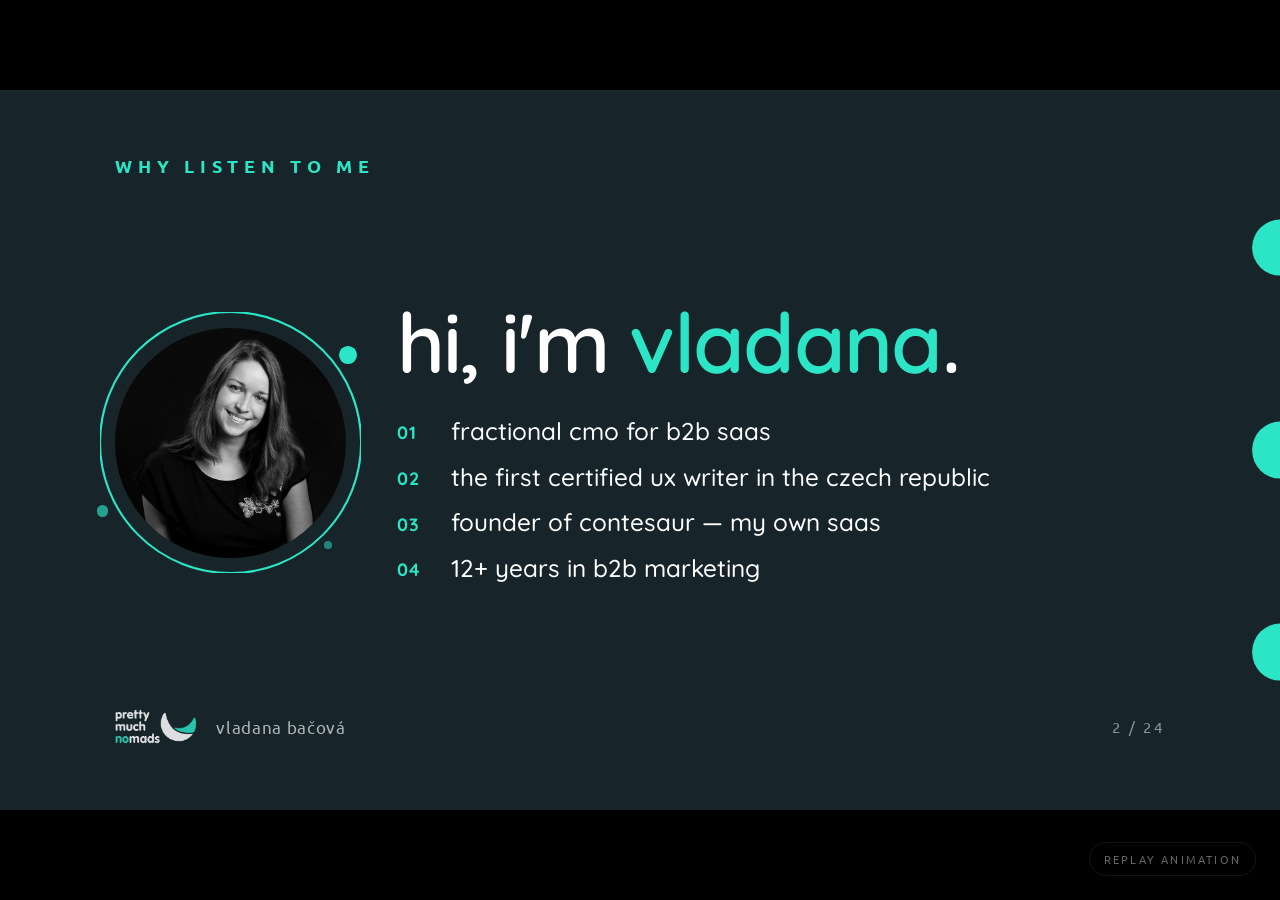
<file: about-preview.html>
<!DOCTYPE html>
<html lang="en">
<head>
  <meta charset="UTF-8">
  <meta name="viewport" content="width=device-width, initial-scale=1.0">
  <title>About slide preview — WebExpo 2026</title>

  <link rel="preconnect" href="https://fonts.googleapis.com">
  <link rel="preconnect" href="https://fonts.gstatic.com" crossorigin>
  <link href="https://fonts.googleapis.com/css2?family=Quicksand:wght@400;500;600;700&family=Ubuntu:wght@400;500;700&family=Bree+Serif&display=swap" rel="stylesheet">

  <style>
    :root {
      --turquoise: #2CE5C6;
      --dark-teal: #17252A;
      --white: #FFFFFF;
      --font-display: 'Quicksand', system-ui, sans-serif;
      --font-body: 'Ubuntu', system-ui, sans-serif;
      --font-accent: 'Bree Serif', Georgia, serif;
    }

    * { box-sizing: border-box; margin: 0; padding: 0; }

    html, body {
      height: 100%;
      background: #000;
      overflow: hidden;
      font-family: var(--font-body);
      -webkit-font-smoothing: antialiased;
    }

    .stage {
      position: fixed;
      inset: 0;
      display: flex;
      align-items: center;
      justify-content: center;
    }

    .deck {
      position: relative;
      width: min(100vw, calc(100vh * 16 / 9));
      height: min(100vh, calc(100vw * 9 / 16));
      background: var(--dark-teal);
      overflow: hidden;
      container-type: inline-size;
    }

    .about {
      position: absolute;
      inset: 0;
      padding: 5cqw 9cqw;
      display: grid;
      grid-template-rows: auto 1fr auto;
      gap: 1.5cqw;
    }

    /* Section label */
    .about__label {
      font-family: var(--font-body);
      font-weight: 600;
      font-size: 1.4cqw;
      letter-spacing: 0.32em;
      text-transform: uppercase;
      color: var(--turquoise);
      opacity: 0;
      transform: translateY(0.4cqw);
      animation: rise 0.7s 0.1s forwards ease-out;
    }

    @keyframes rise {
      to { opacity: 1; transform: translateY(0); }
    }

    /* Body — photo + text */
    .about__body {
      display: grid;
      grid-template-columns: auto 1fr;
      gap: 4cqw;
      align-items: center;
    }

    /* ── Photo + decoration ──────────────────────────── */

    .photo-wrap {
      position: relative;
      width: 18cqw;
      height: 18cqw;
      flex: none;
      opacity: 0;
      animation: photoIn 0.9s 0.5s forwards cubic-bezier(0.16, 1, 0.3, 1);
    }

    @keyframes photoIn {
      from { opacity: 0; transform: scale(0.92); }
      to   { opacity: 1; transform: scale(1); }
    }

    .photo {
      position: absolute;
      inset: 0;
      width: 100%;
      height: 100%;
      border-radius: 50%;
      object-fit: cover;
      object-position: center 22%;
      filter: grayscale(1) contrast(1.05);
    }

    /* Animated turquoise ring around photo (drawn, then pulses) */
    .photo-ring {
      position: absolute;
      inset: -1.2cqw;
      width: calc(100% + 2.4cqw);
      height: calc(100% + 2.4cqw);
      pointer-events: none;
    }

    .photo-ring circle {
      fill: none;
      stroke: var(--turquoise);
      stroke-width: 0.8;
      stroke-dasharray: 314;
      stroke-dashoffset: 314;
      transform-origin: center;
      transform: rotate(-90deg);
      animation:
        drawRing 1.6s 0.8s forwards cubic-bezier(0.7, 0, 0.3, 1),
        ringGlow 4s 2.6s infinite ease-in-out;
    }

    @keyframes drawRing {
      to { stroke-dashoffset: 0; }
    }

    @keyframes ringGlow {
      0%, 100% { opacity: 0.5; filter: drop-shadow(0 0 0.4cqw rgba(44, 229, 198, 0.4)); }
      50%      { opacity: 1;   filter: drop-shadow(0 0 1.2cqw rgba(44, 229, 198, 0.7)); }
    }

    /* Decorative scattered dots around the photo */
    .deco-dot {
      position: absolute;
      background: var(--turquoise);
      border-radius: 50%;
      opacity: 0;
      animation: decoIn 0.6s forwards cubic-bezier(0.34, 1.56, 0.64, 1);
    }

    @keyframes decoIn {
      to { opacity: 1; }
    }

    .deco-dot--1 {
      width: 1.4cqw;
      height: 1.4cqw;
      top: 8%;
      right: -5%;
      animation-delay: 1.4s;
    }
    .deco-dot--2 {
      width: 0.9cqw;
      height: 0.9cqw;
      bottom: 18%;
      left: -8%;
      animation-delay: 1.6s;
      opacity: 0;
      background: rgba(44, 229, 198, 0.65);
    }
    .deco-dot--3 {
      width: 0.6cqw;
      height: 0.6cqw;
      bottom: 4%;
      right: 6%;
      animation-delay: 1.8s;
      opacity: 0;
      background: rgba(44, 229, 198, 0.5);
    }

    /* ── Text content ────────────────────────────────── */

    .about__content {
      display: flex;
      flex-direction: column;
      gap: 2.5cqw;
      max-width: 100%;
      min-width: 0;
    }

    .about__hello {
      font-family: var(--font-display);
      font-weight: 600;
      font-size: 6.5cqw;
      line-height: 1;
      letter-spacing: -0.02em;
      color: var(--white);
      text-transform: lowercase;
      margin: 0;
      opacity: 0;
      filter: blur(1.2cqw);
      transform: translateY(0.4cqw);
      animation: focusIn 0.9s 0.4s forwards cubic-bezier(0.16, 1, 0.3, 1);
    }

    @keyframes focusIn {
      to { opacity: 1; filter: blur(0); transform: translateY(0); }
    }

    .about__hello .accent { color: var(--turquoise); }

    .about__list {
      list-style: none;
      display: flex;
      flex-direction: column;
      gap: 1.1cqw;
      max-width: 100%;
    }

    .about__list li {
      display: flex;
      align-items: baseline;
      gap: 1.6cqw;
      opacity: 0;
      transform: translateX(-1cqw);
      animation: slideIn 0.7s forwards cubic-bezier(0.16, 1, 0.3, 1);
    }

    .about__list li:nth-child(1) { animation-delay: 1.4s; }
    .about__list li:nth-child(2) { animation-delay: 1.6s; }
    .about__list li:nth-child(3) { animation-delay: 1.8s; }
    .about__list li:nth-child(4) { animation-delay: 2.0s; }

    @keyframes slideIn {
      to { opacity: 1; transform: translateX(0); }
    }

    .about__list .num {
      flex: none;
      font-family: var(--font-display);
      font-weight: 700;
      font-size: 1.4cqw;
      letter-spacing: 0.05em;
      color: var(--turquoise);
      font-variant-numeric: tabular-nums;
      width: 2.6cqw;
      align-self: flex-start;
      padding-top: 0.4cqw;
    }

    .about__list .text {
      font-family: var(--font-display);
      font-weight: 500;
      font-size: 1.9cqw;
      line-height: 1.3;
      color: var(--white);
      text-transform: lowercase;
      display: flex;
      flex-direction: column;
      gap: 0.1cqw;
    }

    .about__list .text .line {
      display: block;
      white-space: nowrap;
    }

    .about__list .text .accent { color: var(--turquoise); }

    /* ── Footer ────────────────────────────────────────── */

    .about__footer {
      display: flex;
      align-items: center;
      justify-content: space-between;
      opacity: 0;
      animation: rise 0.9s 2.6s forwards ease-out;
    }

    .about__brand {
      display: flex;
      align-items: center;
      gap: 1.6cqw;
    }

    .about__logo {
      height: 3cqw;
      width: auto;
      opacity: 0.85;
    }

    .about__handle {
      font-family: var(--font-body);
      font-size: 1.3cqw;
      letter-spacing: 0.04em;
      color: var(--white);
      opacity: 0.65;
      white-space: nowrap;
    }

    .about__pager {
      font-family: var(--font-body);
      font-size: 1.2cqw;
      letter-spacing: 0.18em;
      color: var(--white);
      opacity: 0.5;
      font-variant-numeric: tabular-nums;
    }

    /* Half-dots */
    .half-dots {
      position: absolute;
      right: 0;
      top: 50%;
      transform: translateY(-50%);
      height: 36cqw;
      width: 4.4cqw;
      pointer-events: none;
      display: flex;
      flex-direction: column;
      justify-content: space-between;
    }

    .half-dots .dot {
      width: 4.4cqw;
      height: 4.4cqw;
      background: var(--turquoise);
      border-radius: 50%;
      transform: translateX(50%) translateY(-1cqw);
      opacity: 0;
    }

    .half-dots .dot--1 { animation: dotDrop 0.7s 0.7s forwards cubic-bezier(0.34, 1.56, 0.64, 1); }
    .half-dots .dot--2 { animation: dotDrop 0.7s 0.9s forwards cubic-bezier(0.34, 1.56, 0.64, 1); }
    .half-dots .dot--3 { animation: dotDrop 0.7s 1.1s forwards cubic-bezier(0.34, 1.56, 0.64, 1); }

    @keyframes dotDrop {
      to { transform: translateX(50%) translateY(0); opacity: 1; }
    }

    /* Replay control */
    .replay {
      position: fixed;
      bottom: 24px;
      right: 24px;
      font-family: var(--font-body);
      font-size: 11px;
      letter-spacing: 0.2em;
      text-transform: uppercase;
      color: var(--white);
      opacity: 0.4;
      background: transparent;
      border: 1px solid rgba(255,255,255,0.2);
      padding: 8px 14px;
      border-radius: 999px;
      cursor: pointer;
      z-index: 100;
    }
    .replay:hover { opacity: 0.85; border-color: var(--turquoise); }
  </style>
</head>
<body>

  <div class="stage">
    <div class="deck">
      <section class="about" id="aboutSlide">

        <div class="about__label">why listen to me</div>

        <div class="about__body">

          <div class="photo-wrap">
            <img class="photo" src="../assets/Vladana Bačová foto/Bacova_Vladana-3.jpg" alt="Vladana Bačová">
            <svg class="photo-ring" viewBox="0 0 100 100">
              <circle cx="50" cy="50" r="50"/>
            </svg>
            <span class="deco-dot deco-dot--1"></span>
            <span class="deco-dot deco-dot--2"></span>
            <span class="deco-dot deco-dot--3"></span>
          </div>

          <div class="about__content">
            <h1 class="about__hello">hi, i'm <span class="accent">vladana</span>.</h1>

            <ol class="about__list">
              <li>
                <span class="num">01</span>
                <span class="text">
                  <span class="line">fractional cmo for b2b saas</span>
                </span>
              </li>
              <li>
                <span class="num">02</span>
                <span class="text">
                  <span class="line">the first certified ux writer in the czech republic</span>
                </span>
              </li>
              <li>
                <span class="num">03</span>
                <span class="text">
                  <span class="line">founder of contesaur — my own saas</span>
                </span>
              </li>
              <li>
                <span class="num">04</span>
                <span class="text">
                  <span class="line">12+ years in b2b marketing</span>
                </span>
              </li>
            </ol>
          </div>

        </div>

        <div class="about__footer">
          <div class="about__brand">
            <img class="about__logo" src="../assets/png/PMN_v2.png" alt="Pretty Much Nomads">
            <span class="about__handle">vladana bačová</span>
          </div>
          <span class="about__pager">2 / 24</span>
        </div>

        <div class="half-dots" aria-hidden="true">
          <span class="dot dot--1"></span>
          <span class="dot dot--2"></span>
          <span class="dot dot--3"></span>
        </div>

      </section>
    </div>
  </div>

  <button class="replay" id="replay">replay animation</button>

  <script>
    function bindReplay() {
      document.getElementById('replay').addEventListener('click', () => {
        const slide = document.getElementById('aboutSlide');
        const clone = slide.cloneNode(true);
        slide.parentNode.replaceChild(clone, slide);
        clone.id = 'aboutSlide';
        bindReplay();
      });
    }
    bindReplay();
  </script>

</body>
</html>
</file>
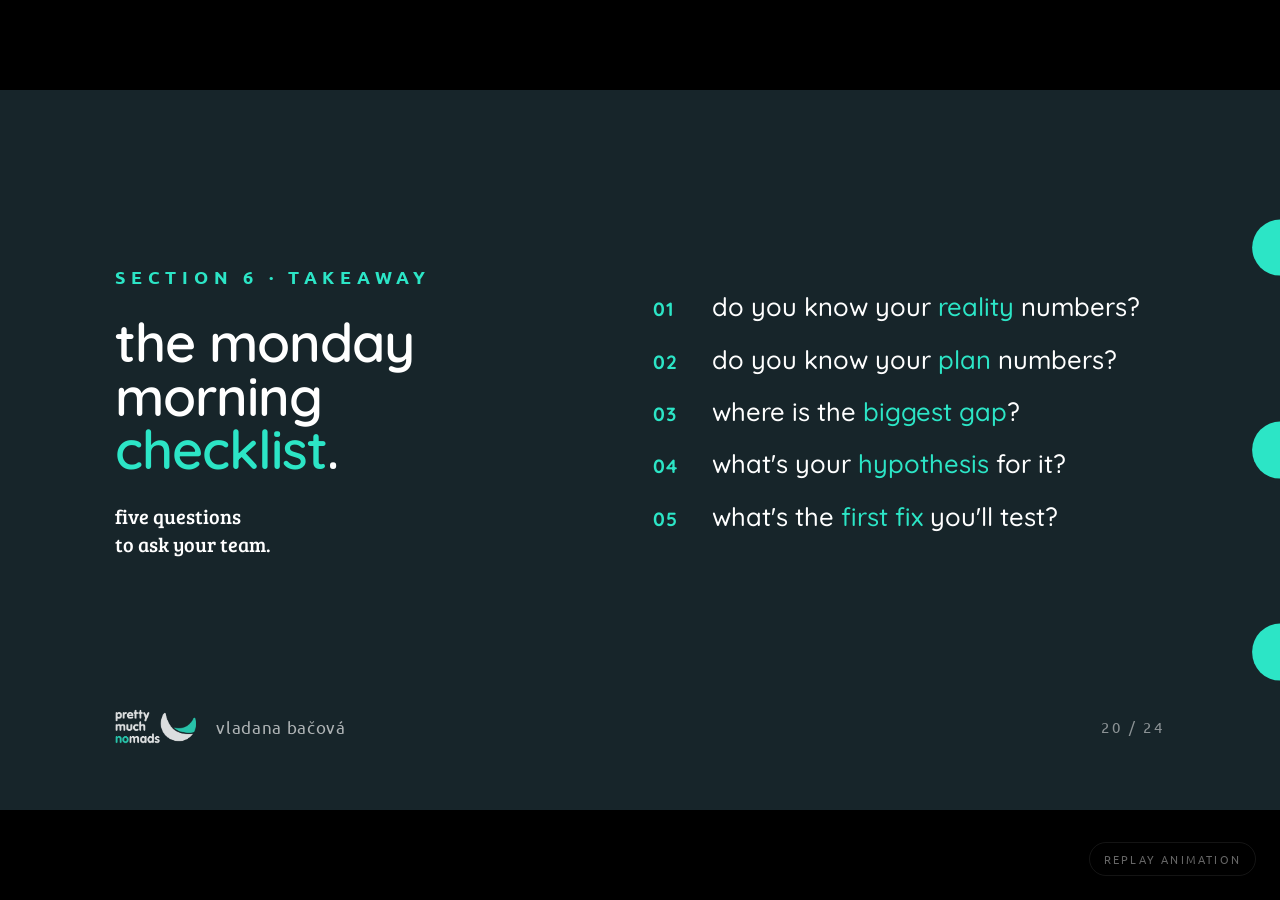
<file: checklist-preview.html>
<!DOCTYPE html>
<html lang="en">
<head>
  <meta charset="UTF-8">
  <meta name="viewport" content="width=device-width, initial-scale=1.0">
  <title>Monday morning checklist preview — WebExpo 2026</title>

  <link rel="preconnect" href="https://fonts.googleapis.com">
  <link rel="preconnect" href="https://fonts.gstatic.com" crossorigin>
  <link href="https://fonts.googleapis.com/css2?family=Quicksand:wght@400;500;600;700&family=Ubuntu:wght@400;500;700&family=Bree+Serif&display=swap" rel="stylesheet">

  <style>
    :root {
      --turquoise: #2CE5C6;
      --dark-teal: #17252A;
      --white: #FFFFFF;
      --font-display: 'Quicksand', system-ui, sans-serif;
      --font-body: 'Ubuntu', system-ui, sans-serif;
      --font-accent: 'Bree Serif', Georgia, serif;
    }

    * { box-sizing: border-box; margin: 0; padding: 0; }

    html, body {
      height: 100%;
      background: #000;
      overflow: hidden;
      font-family: var(--font-body);
      -webkit-font-smoothing: antialiased;
    }

    .stage {
      position: fixed;
      inset: 0;
      display: flex;
      align-items: center;
      justify-content: center;
    }

    .deck {
      position: relative;
      width: min(100vw, calc(100vh * 16 / 9));
      height: min(100vh, calc(100vw * 9 / 16));
      background: var(--dark-teal);
      overflow: hidden;
      container-type: inline-size;
    }

    .checklist {
      position: absolute;
      inset: 0;
      padding: 5cqw 9cqw;
      display: grid;
      grid-template-columns: 35cqw 1fr;
      grid-template-rows: 1fr auto;
      column-gap: 7cqw;
      row-gap: 3cqw;
    }

    /* ── Left column: label + headline + sub ─────────── */

    .checklist__intro {
      grid-column: 1;
      grid-row: 1;
      align-self: center;
      display: flex;
      flex-direction: column;
      gap: 2cqw;
    }

    .checklist__label {
      font-family: var(--font-body);
      font-weight: 600;
      font-size: 1.4cqw;
      letter-spacing: 0.32em;
      text-transform: uppercase;
      color: var(--turquoise);
      opacity: 0;
      transform: translateY(0.4cqw);
      animation: rise 0.7s 0.1s forwards ease-out;
    }

    @keyframes rise {
      to { opacity: 1; transform: translateY(0); }
    }

    .checklist__headline {
      font-family: var(--font-display);
      font-weight: 600;
      font-size: 4.2cqw;
      line-height: 1;
      letter-spacing: -0.02em;
      color: var(--white);
      text-transform: lowercase;
      margin: 0;
    }

    .checklist__headline .line {
      display: block;
      white-space: nowrap;
      opacity: 0;
      filter: blur(1cqw);
      transform: translateY(0.4cqw);
      animation: focusIn 0.85s forwards cubic-bezier(0.16, 1, 0.3, 1);
    }

    .checklist__headline .line--1 { animation-delay: 0.4s; }
    .checklist__headline .line--2 { animation-delay: 0.8s; }
    .checklist__headline .line--3 { animation-delay: 1.2s; }

    @keyframes focusIn {
      to { opacity: 1; filter: blur(0); transform: translateY(0); }
    }

    .checklist__headline .accent { color: var(--turquoise); }

    .checklist__sub {
      font-family: var(--font-accent);
      font-size: 1.6cqw;
      color: var(--white);
      opacity: 0;
      animation: rise 0.8s 1.5s forwards ease-out;
    }

    .checklist__sub .line { display: block; white-space: nowrap; }
    .checklist__sub .accent { color: var(--turquoise); }

    /* ── Right column: numbered questions ────────────── */

    .checklist__list {
      grid-column: 2;
      grid-row: 1;
      align-self: center;
      list-style: none;
      display: flex;
      flex-direction: column;
      gap: 1.5cqw;
      max-width: 100%;
    }

    .checklist__list li {
      display: flex;
      align-items: baseline;
      gap: 2cqw;
      opacity: 0;
      transform: translateX(-1cqw);
      animation: slideIn 0.6s forwards cubic-bezier(0.16, 1, 0.3, 1);
    }

    .checklist__list li:nth-child(1) { animation-delay: 1.7s; }
    .checklist__list li:nth-child(2) { animation-delay: 1.9s; }
    .checklist__list li:nth-child(3) { animation-delay: 2.1s; }
    .checklist__list li:nth-child(4) { animation-delay: 2.3s; }
    .checklist__list li:nth-child(5) { animation-delay: 2.5s; }

    @keyframes slideIn {
      to { opacity: 1; transform: translateX(0); }
    }

    .checklist__list .num {
      flex: none;
      font-family: var(--font-display);
      font-weight: 700;
      font-size: 1.5cqw;
      letter-spacing: 0.05em;
      color: var(--turquoise);
      font-variant-numeric: tabular-nums;
      width: 2.6cqw;
    }

    .checklist__list .question {
      font-family: var(--font-display);
      font-weight: 500;
      font-size: 2cqw;
      line-height: 1.3;
      color: var(--white);
      text-transform: lowercase;
      white-space: nowrap;
    }

    .checklist__list .question .accent { color: var(--turquoise); }

    /* ── Footer ─────────────────────────────────────── */

    .checklist__footer {
      grid-column: 1 / span 2;
      grid-row: 2;
      display: flex;
      align-items: center;
      justify-content: space-between;
      opacity: 0;
      animation: rise 0.9s 3.0s forwards ease-out;
    }

    .checklist__brand {
      display: flex;
      align-items: center;
      gap: 1.6cqw;
    }

    .checklist__logo {
      height: 3cqw;
      width: auto;
      opacity: 0.85;
    }

    .checklist__handle {
      font-family: var(--font-body);
      font-size: 1.3cqw;
      letter-spacing: 0.04em;
      color: var(--white);
      opacity: 0.65;
      white-space: nowrap;
    }

    .checklist__pager {
      font-family: var(--font-body);
      font-size: 1.2cqw;
      letter-spacing: 0.18em;
      color: var(--white);
      opacity: 0.5;
      font-variant-numeric: tabular-nums;
    }

    /* Half-dots */
    .half-dots {
      position: absolute;
      right: 0;
      top: 50%;
      transform: translateY(-50%);
      height: 36cqw;
      width: 4.4cqw;
      pointer-events: none;
      display: flex;
      flex-direction: column;
      justify-content: space-between;
      z-index: 0;
    }

    .half-dots .dot {
      width: 4.4cqw;
      height: 4.4cqw;
      background: var(--turquoise);
      border-radius: 50%;
      transform: translateX(50%) translateY(-1cqw);
      opacity: 0;
    }

    .half-dots .dot--1 { animation: dotDrop 0.7s 0.7s forwards cubic-bezier(0.34, 1.56, 0.64, 1); }
    .half-dots .dot--2 { animation: dotDrop 0.7s 0.9s forwards cubic-bezier(0.34, 1.56, 0.64, 1); }
    .half-dots .dot--3 { animation: dotDrop 0.7s 1.1s forwards cubic-bezier(0.34, 1.56, 0.64, 1); }

    @keyframes dotDrop {
      to { transform: translateX(50%) translateY(0); opacity: 1; }
    }

    /* Replay control */
    .replay {
      position: fixed;
      bottom: 24px;
      right: 24px;
      font-family: var(--font-body);
      font-size: 11px;
      letter-spacing: 0.2em;
      text-transform: uppercase;
      color: var(--white);
      opacity: 0.4;
      background: transparent;
      border: 1px solid rgba(255,255,255,0.2);
      padding: 8px 14px;
      border-radius: 999px;
      cursor: pointer;
      z-index: 100;
    }
    .replay:hover { opacity: 0.85; border-color: var(--turquoise); }
  </style>
</head>
<body>

  <div class="stage">
    <div class="deck">
      <section class="checklist" id="checklistSlide">

        <div class="checklist__intro">
          <div class="checklist__label">section 6 · takeaway</div>
          <h1 class="checklist__headline">
            <span class="line line--1">the monday</span>
            <span class="line line--2">morning</span>
            <span class="line line--3"><span class="accent">checklist</span>.</span>
          </h1>
          <div class="checklist__sub">
            <span class="line">five questions</span>
            <span class="line">to ask your team.</span>
          </div>
        </div>

        <ol class="checklist__list">
          <li>
            <span class="num">01</span>
            <span class="question">do you know your <span class="accent">reality</span> numbers?</span>
          </li>
          <li>
            <span class="num">02</span>
            <span class="question">do you know your <span class="accent">plan</span> numbers?</span>
          </li>
          <li>
            <span class="num">03</span>
            <span class="question">where is the <span class="accent">biggest gap</span>?</span>
          </li>
          <li>
            <span class="num">04</span>
            <span class="question">what's your <span class="accent">hypothesis</span> for it?</span>
          </li>
          <li>
            <span class="num">05</span>
            <span class="question">what's the <span class="accent">first fix</span> you'll test?</span>
          </li>
        </ol>

        <div class="checklist__footer">
          <div class="checklist__brand">
            <img class="checklist__logo" src="../assets/png/PMN_v2.png" alt="Pretty Much Nomads">
            <span class="checklist__handle">vladana bačová</span>
          </div>
          <span class="checklist__pager">20 / 24</span>
        </div>

        <div class="half-dots" aria-hidden="true">
          <span class="dot dot--1"></span>
          <span class="dot dot--2"></span>
          <span class="dot dot--3"></span>
        </div>

      </section>
    </div>
  </div>

  <button class="replay" id="replay">replay animation</button>

  <script>
    function bindReplay() {
      document.getElementById('replay').addEventListener('click', () => {
        const slide = document.getElementById('checklistSlide');
        const clone = slide.cloneNode(true);
        slide.parentNode.replaceChild(clone, slide);
        clone.id = 'checklistSlide';
        bindReplay();
      });
    }
    bindReplay();
  </script>

</body>
</html>
</file>
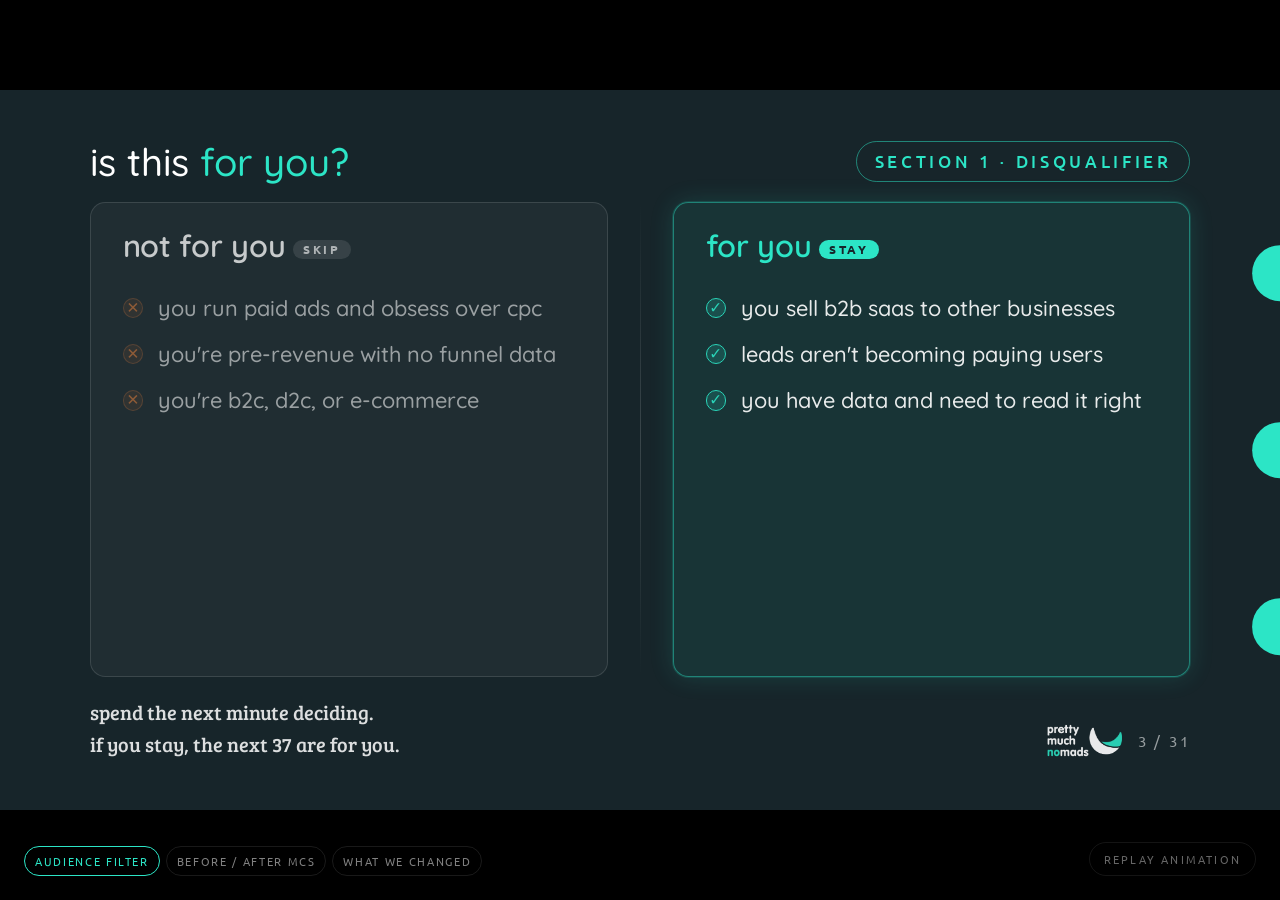
<file: compare-preview.html>
<!DOCTYPE html>
<html lang="en">
<head>
  <meta charset="UTF-8">
  <meta name="viewport" content="width=device-width, initial-scale=1.0">
  <title>2-column compare preview — WebExpo 2026</title>

  <link rel="preconnect" href="https://fonts.googleapis.com">
  <link rel="preconnect" href="https://fonts.gstatic.com" crossorigin>
  <link href="https://fonts.googleapis.com/css2?family=Quicksand:wght@400;500;600;700&family=Ubuntu:wght@400;500;700&family=Bree+Serif&display=swap" rel="stylesheet">

  <style>
    :root {
      --turquoise: #2CE5C6;
      --turquoise-tint: #E8FFFB;
      --dark-teal: #17252A;
      --white: #FFFFFF;
      --warning: #E8813C;
      --font-display: 'Quicksand', system-ui, sans-serif;
      --font-body: 'Ubuntu', system-ui, sans-serif;
      --font-accent: 'Bree Serif', Georgia, serif;
    }

    * { box-sizing: border-box; margin: 0; padding: 0; }

    html, body {
      height: 100%;
      background: #000;
      overflow: hidden;
      font-family: var(--font-body);
      -webkit-font-smoothing: antialiased;
    }

    .stage {
      position: fixed;
      inset: 0;
      display: flex;
      align-items: center;
      justify-content: center;
    }

    .deck {
      position: relative;
      width: min(100vw, calc(100vh * 16 / 9));
      height: min(100vh, calc(100vw * 9 / 16));
      background: var(--dark-teal);
      overflow: hidden;
      container-type: inline-size;
    }

    .compare {
      position: absolute;
      inset: 0;
      padding: 4cqw 7cqw;
      display: grid;
      grid-template-rows: auto 1fr auto;
      gap: 1.6cqw;
    }

    .compare__body { min-height: 0; }

    /* ── Header ────────────────────────────────────────── */

    .compare__header {
      display: flex;
      align-items: end;
      justify-content: space-between;
      gap: 2cqw;
      opacity: 0;
      animation: rise 0.7s 0.1s forwards ease-out;
    }

    @keyframes rise {
      from { opacity: 0; transform: translateY(0.6cqw); }
      to   { opacity: 1; transform: translateY(0); }
    }

    .compare__title {
      font-family: var(--font-display);
      font-size: 3cqw;
      font-weight: 500;
      color: var(--white);
      text-transform: lowercase;
      line-height: 1;
    }

    .compare__title .accent { color: var(--turquoise); }

    .compare__pill {
      font-family: var(--font-body);
      font-weight: 500;
      font-size: 1.3cqw;
      letter-spacing: 0.22em;
      text-transform: uppercase;
      color: var(--turquoise);
      padding: 0.6cqw 1.4cqw;
      border: 1px solid rgba(44, 229, 198, 0.5);
      border-radius: 999px;
      white-space: nowrap;
    }

    /* ── Two-column body ───────────────────────────────── */

    .compare__body {
      display: grid;
      grid-template-columns: 1fr auto 1fr;
      gap: 2.5cqw;
      align-items: stretch;
      min-height: 0;
    }

    .col {
      position: relative;
      padding: 2.2cqw 2.5cqw 2.5cqw;
      border-radius: 1.2cqw;
      display: flex;
      flex-direction: column;
      gap: 1.5cqw;
      opacity: 0;
      min-height: 0;
      overflow: hidden;
    }

    .col--left {
      background: rgba(255, 255, 255, 0.04);
      border: 1px solid rgba(255, 255, 255, 0.12);
      animation: slideInLeft 0.8s 0.5s forwards cubic-bezier(0.16, 1, 0.3, 1);
    }

    .col--right {
      background: rgba(44, 229, 198, 0.08);
      border: 1px solid rgba(44, 229, 198, 0.45);
      box-shadow: 0 0 0 1px rgba(44, 229, 198, 0.15), 0 0 24px rgba(44, 229, 198, 0.15);
      animation: slideInRight 0.8s 0.7s forwards cubic-bezier(0.16, 1, 0.3, 1);
    }

    @keyframes slideInLeft {
      from { opacity: 0; transform: translateX(-1.5cqw); }
      to   { opacity: 1; transform: translateX(0); }
    }
    @keyframes slideInRight {
      from { opacity: 0; transform: translateX(1.5cqw); }
      to   { opacity: 1; transform: translateX(0); }
    }

    /* Vertical divider between columns */
    .compare__divider {
      width: 1px;
      background: linear-gradient(180deg, transparent, rgba(255,255,255,0.15), transparent);
      align-self: stretch;
    }

    .col__heading {
      font-family: var(--font-display);
      font-size: 2.4cqw;
      font-weight: 600;
      letter-spacing: -0.01em;
      text-transform: lowercase;
      line-height: 1;
    }

    .col--left .col__heading { color: rgba(255,255,255,0.75); }
    .col--right .col__heading { color: var(--turquoise); }

    .col__heading .badge {
      display: inline-block;
      margin-left: 0.6cqw;
      font-family: var(--font-body);
      font-size: 0.9cqw;
      font-weight: 600;
      letter-spacing: 0.22em;
      text-transform: uppercase;
      padding: 0.3cqw 0.8cqw;
      border-radius: 999px;
      vertical-align: middle;
    }

    .col--left  .col__heading .badge { background: rgba(255,255,255,0.1); color: rgba(255,255,255,0.6); }
    .col--right .col__heading .badge { background: var(--turquoise);     color: var(--dark-teal); }

    /* List items */
    .col__list {
      list-style: none;
      display: flex;
      flex-direction: column;
      gap: 1.4cqw;
      margin-top: 1cqw;
    }

    .col__list li {
      display: flex;
      align-items: flex-start;
      gap: 1.2cqw;
      font-family: var(--font-display);
      font-size: 1.7cqw;
      font-weight: 500;
      line-height: 1.3;
      color: var(--white);
      opacity: 0.9;
    }

    .col__list li .marker {
      flex: none;
      width: 1.6cqw;
      height: 1.6cqw;
      margin-top: 0.3cqw;
      display: flex;
      align-items: center;
      justify-content: center;
      font-size: 1.2cqw;
      font-weight: 700;
      border-radius: 50%;
    }

    .col--left .col__list li .marker {
      background: rgba(232, 129, 60, 0.15);
      color: var(--warning);
      border: 1px solid rgba(232, 129, 60, 0.4);
    }

    .col--right .col__list li .marker {
      background: rgba(44, 229, 198, 0.18);
      color: var(--turquoise);
      border: 1px solid var(--turquoise);
    }

    .col--left .col__list li {
      opacity: 0.55;
    }

    /* ── Before/After MCS variant ──────────────────────── */

    .mcs-mini {
      width: 100%;
      border-collapse: collapse;
      font-family: var(--font-body);
      background: var(--white);
      border-radius: 0.8cqw;
      overflow: hidden;
    }

    .mcs-mini thead tr { background: var(--turquoise); }
    .mcs-mini th {
      padding: 0.8cqw 1.4cqw;
      font-size: 1.3cqw;
      letter-spacing: 0.14em;
      font-weight: 700;
      text-transform: uppercase;
      color: var(--dark-teal);
      text-align: left;
    }
    .mcs-mini td {
      padding: 0.8cqw 1.4cqw;
      font-size: 1.6cqw;
      color: var(--dark-teal);
      border-bottom: 1px solid rgba(23, 37, 42, 0.1);
      font-variant-numeric: tabular-nums;
    }
    .mcs-mini tbody tr:last-child td { border-bottom: none; }
    .mcs-mini .row--leak { background: var(--turquoise-tint); position: relative; }
    .mcs-mini .row--leak td { font-weight: 700; }
    .mcs-mini .metric { font-family: var(--font-display); font-weight: 600; text-transform: lowercase; font-size: 1.7cqw; }
    .mcs-mini .reality { font-weight: 700; font-size: 1.9cqw; }

    .col__delta {
      margin-top: auto;
      display: flex;
      flex-direction: column;
      gap: 0.2cqw;
      padding-top: 1cqw;
    }

    .col__delta-label {
      font-family: var(--font-body);
      font-weight: 600;
      font-size: 1.15cqw;
      letter-spacing: 0.18em;
      text-transform: uppercase;
      opacity: 0.7;
      color: var(--white);
    }

    .col__delta-value {
      font-family: var(--font-display);
      font-size: 2.6cqw;
      font-weight: 600;
      font-variant-numeric: tabular-nums;
    }

    .col--left .col__delta-value { color: var(--warning); }
    .col--right .col__delta-value { color: var(--turquoise); }

    /* ── Screenshot variant ────────────────────────────── */

    .shot {
      position: relative;
      width: 100%;
      aspect-ratio: 16 / 10;
      background: linear-gradient(180deg, #1f3036 0%, #0d1518 100%);
      border-radius: 0.8cqw;
      overflow: hidden;
      border: 1px solid rgba(255,255,255,0.08);
    }

    .shot__placeholder {
      position: absolute;
      inset: 0;
      display: flex;
      align-items: center;
      justify-content: center;
      font-family: var(--font-body);
      font-size: 1cqw;
      letter-spacing: 0.25em;
      text-transform: uppercase;
      color: rgba(255,255,255,0.25);
    }

    /* Annotation callouts */
    .callout {
      position: absolute;
      display: flex;
      align-items: center;
      gap: 0.6cqw;
      font-family: var(--font-display);
      font-weight: 600;
      font-size: 1.1cqw;
      padding: 0.5cqw 1cqw;
      border-radius: 999px;
      white-space: nowrap;
    }

    .col--left .callout {
      background: rgba(232, 129, 60, 0.18);
      color: var(--warning);
      border: 1px solid rgba(232, 129, 60, 0.5);
    }

    .col--right .callout {
      background: rgba(44, 229, 198, 0.18);
      color: var(--turquoise);
      border: 1px solid var(--turquoise);
    }

    /* ── Footer ────────────────────────────────────────── */

    .compare__footer {
      display: flex;
      align-items: end;
      justify-content: space-between;
      gap: 2cqw;
      opacity: 0;
      animation: rise 0.7s 1.4s forwards ease-out;
    }

    .compare__caption {
      font-family: var(--font-accent);
      font-size: 1.6cqw;
      color: var(--white);
      opacity: 0.85;
      max-width: 65%;
      line-height: 1.4;
      display: flex;
      flex-direction: column;
      gap: 0.3cqw;
    }

    .compare__caption .line { display: block; white-space: nowrap; }

    .compare__brand {
      display: flex;
      align-items: center;
      gap: 1.2cqw;
    }

    .compare__logo {
      height: 2.8cqw;
      width: auto;
      opacity: 0.9;
    }

    .compare__pager {
      font-family: var(--font-body);
      font-size: 1.2cqw;
      letter-spacing: 0.18em;
      color: var(--white);
      opacity: 0.55;
      font-variant-numeric: tabular-nums;
    }

    /* ── Half-dots ─────────────────────────────────────── */

    .half-dots {
      position: absolute;
      right: 0;
      top: 50%;
      transform: translateY(-50%);
      height: 32cqw;
      width: 4.4cqw;
      pointer-events: none;
      display: flex;
      flex-direction: column;
      justify-content: space-between;
    }

    .half-dots .dot {
      width: 4.4cqw;
      height: 4.4cqw;
      background: var(--turquoise);
      border-radius: 50%;
      transform: translateX(50%) translateY(-1cqw);
      opacity: 0;
    }

    .half-dots .dot--1 { animation: dotDrop 0.7s 0.3s forwards cubic-bezier(0.34, 1.56, 0.64, 1); }
    .half-dots .dot--2 { animation: dotDrop 0.7s 0.5s forwards cubic-bezier(0.34, 1.56, 0.64, 1); }
    .half-dots .dot--3 { animation: dotDrop 0.7s 0.7s forwards cubic-bezier(0.34, 1.56, 0.64, 1); }

    @keyframes dotDrop {
      to { transform: translateX(50%) translateY(0); opacity: 1; }
    }

    /* Replay + switcher */
    .replay {
      position: fixed;
      bottom: 24px;
      right: 24px;
      font-family: var(--font-body);
      font-size: 11px;
      letter-spacing: 0.2em;
      text-transform: uppercase;
      color: var(--white);
      opacity: 0.4;
      background: transparent;
      border: 1px solid rgba(255,255,255,0.2);
      padding: 8px 14px;
      border-radius: 999px;
      cursor: pointer;
      z-index: 100;
    }
    .replay:hover { opacity: 0.85; border-color: var(--turquoise); }

    .switcher {
      position: fixed;
      bottom: 24px;
      left: 24px;
      display: flex;
      gap: 6px;
      z-index: 100;
    }

    .switcher button {
      font-family: var(--font-body);
      font-size: 11px;
      letter-spacing: 0.15em;
      text-transform: uppercase;
      color: var(--white);
      opacity: 0.5;
      background: transparent;
      border: 1px solid rgba(255,255,255,0.2);
      padding: 6px 10px;
      border-radius: 999px;
      cursor: pointer;
    }
    .switcher button.is-active {
      opacity: 1;
      border-color: var(--turquoise);
      color: var(--turquoise);
    }
  </style>
</head>
<body>

  <div class="stage">
    <div class="deck">
      <section class="compare" id="compareSlide">

        <div class="compare__header">
          <div class="compare__title" id="title">
            is this <span class="accent">for you?</span>
          </div>
          <div class="compare__pill" id="pill">section 1 · disqualifier</div>
        </div>

        <div class="compare__body" id="body">
          <!-- content injected per variant -->
        </div>

        <div class="compare__footer">
          <div class="compare__caption" id="caption">
            <span class="line">spend the next minute deciding.</span>
            <span class="line">if you stay, the next 37 are for you.</span>
          </div>
          <div class="compare__brand">
            <img class="compare__logo" src="../assets/png/PMN_v2.png" alt="Pretty Much Nomads">
            <span class="compare__pager" id="pager">3 / 31</span>
          </div>
        </div>

        <div class="half-dots" aria-hidden="true">
          <span class="dot dot--1"></span>
          <span class="dot dot--2"></span>
          <span class="dot dot--3"></span>
        </div>

      </section>
    </div>
  </div>

  <div class="switcher" id="switcher">
    <button data-v="audience" class="is-active">audience filter</button>
    <button data-v="mcs">before / after mcs</button>
    <button data-v="changes">what we changed</button>
  </div>

  <button class="replay" id="replay">replay animation</button>

  <script>
    // ── Variant content ────────────────────────────────────

    function variantAudience() {
      document.getElementById('title').innerHTML  = 'is this <span class="accent">for you?</span>';
      document.getElementById('pill').textContent = 'section 1 · disqualifier';
      document.getElementById('pager').textContent = '3 / 31';
      document.getElementById('caption').innerHTML = `
        <span class="line">spend the next minute deciding.</span>
        <span class="line">if you stay, the next 37 are for you.</span>
      `;
      document.getElementById('body').innerHTML = `
        <div class="col col--left">
          <div class="col__heading">
            not for you<span class="badge">skip</span>
          </div>
          <ul class="col__list">
            <li><span class="marker">✕</span><span>you run paid ads and obsess over cpc</span></li>
            <li><span class="marker">✕</span><span>you're pre-revenue with no funnel data</span></li>
            <li><span class="marker">✕</span><span>you're b2c, d2c, or e-commerce</span></li>
          </ul>
        </div>
        <div class="compare__divider"></div>
        <div class="col col--right">
          <div class="col__heading">
            for you<span class="badge">stay</span>
          </div>
          <ul class="col__list">
            <li><span class="marker">✓</span><span>you sell b2b saas to other businesses</span></li>
            <li><span class="marker">✓</span><span>leads aren't becoming paying users</span></li>
            <li><span class="marker">✓</span><span>you have data and need to read it right</span></li>
          </ul>
        </div>
      `;
    }

    function variantMcs() {
      document.getElementById('title').innerHTML  = 'fix <span class="accent">applied</span>';
      document.getElementById('pill').textContent = 'case 1 · acquisition · before & after';
      document.getElementById('pager').textContent = '12 / 31';
      document.getElementById('caption').innerHTML = `
        <span class="line">same traffic. same product.</span>
        <span class="line">three times more leads in 90 days.</span>
      `;
      const before = `
        <div class="col col--left">
          <div class="col__heading">before<span class="badge">leak</span></div>
          <table class="mcs-mini">
            <thead><tr><th>metric</th><th>reality</th></tr></thead>
            <tbody>
              <tr><td class="metric">awareness</td><td class="reality">13,016</td></tr>
              <tr class="row--leak"><td class="metric">leads</td><td class="reality">169 (1.3 %)</td></tr>
              <tr><td class="metric">qualified</td><td class="reality">166</td></tr>
              <tr><td class="metric">paid</td><td class="reality">115</td></tr>
              <tr><td class="metric">retained</td><td class="reality">39</td></tr>
            </tbody>
          </table>
          <div class="col__delta">
            <span class="col__delta-label">leads &middot; below benchmark</span>
            <span class="col__delta-value">1.3 %</span>
          </div>
        </div>
      `;
      const after = `
        <div class="col col--right">
          <div class="col__heading">after<span class="badge">fixed</span></div>
          <table class="mcs-mini">
            <thead><tr><th>metric</th><th>reality</th></tr></thead>
            <tbody>
              <tr><td class="metric">awareness</td><td class="reality">13,488</td></tr>
              <tr><td class="metric">leads</td><td class="reality">512 (3.8 %)</td></tr>
              <tr><td class="metric">qualified</td><td class="reality">487</td></tr>
              <tr><td class="metric">paid</td><td class="reality">336</td></tr>
              <tr><td class="metric">retained</td><td class="reality">114</td></tr>
            </tbody>
          </table>
          <div class="col__delta">
            <span class="col__delta-label">leads &middot; in benchmark</span>
            <span class="col__delta-value">3.8 %</span>
          </div>
        </div>
      `;
      document.getElementById('body').innerHTML = before + '<div class="compare__divider"></div>' + after;
    }

    function variantChanges() {
      document.getElementById('title').innerHTML  = 'what we <span class="accent">changed</span>';
      document.getElementById('pill').textContent = 'case 1 · the fix';
      document.getElementById('pager').textContent = '11 / 31';
      document.getElementById('caption').innerHTML = `
        <span class="line">no new traffic. no new product.</span>
        <span class="line">we changed what happens when traffic lands.</span>
      `;
      document.getElementById('body').innerHTML = `
        <div class="col col--left">
          <div class="col__heading">before<span class="badge">leak</span></div>
          <ul class="col__list">
            <li><span class="marker">✕</span><span>generic landing copy</span></li>
            <li><span class="marker">✕</span><span>"contact us" as primary cta</span></li>
            <li><span class="marker">✕</span><span>no lead magnet on site</span></li>
            <li><span class="marker">✕</span><span>messaging spoke to nobody</span></li>
          </ul>
        </div>
        <div class="compare__divider"></div>
        <div class="col col--right">
          <div class="col__heading">after<span class="badge">fixed</span></div>
          <ul class="col__list">
            <li><span class="marker">✓</span><span>value prop in the headline</span></li>
            <li><span class="marker">✓</span><span>"start free trial" everywhere</span></li>
            <li><span class="marker">✓</span><span>pdf lead magnet on every page</span></li>
            <li><span class="marker">✓</span><span>copy aimed at b2b dev leads</span></li>
          </ul>
        </div>
      `;
    }

    function applyVariant(v) {
      if (v === 'audience') variantAudience();
      if (v === 'mcs')      variantMcs();
      if (v === 'changes')  variantChanges();
      replayAnimation();
    }

    function replayAnimation() {
      const slide = document.getElementById('compareSlide');
      const clone = slide.cloneNode(true);
      slide.parentNode.replaceChild(clone, slide);
      clone.id = 'compareSlide';
    }

    document.querySelectorAll('#switcher button').forEach(btn => {
      btn.addEventListener('click', () => {
        document.querySelectorAll('#switcher button').forEach(b => b.classList.remove('is-active'));
        btn.classList.add('is-active');
        applyVariant(btn.dataset.v);
      });
    });

    document.getElementById('replay').addEventListener('click', replayAnimation);

    applyVariant('audience');
  </script>

</body>
</html>
</file>
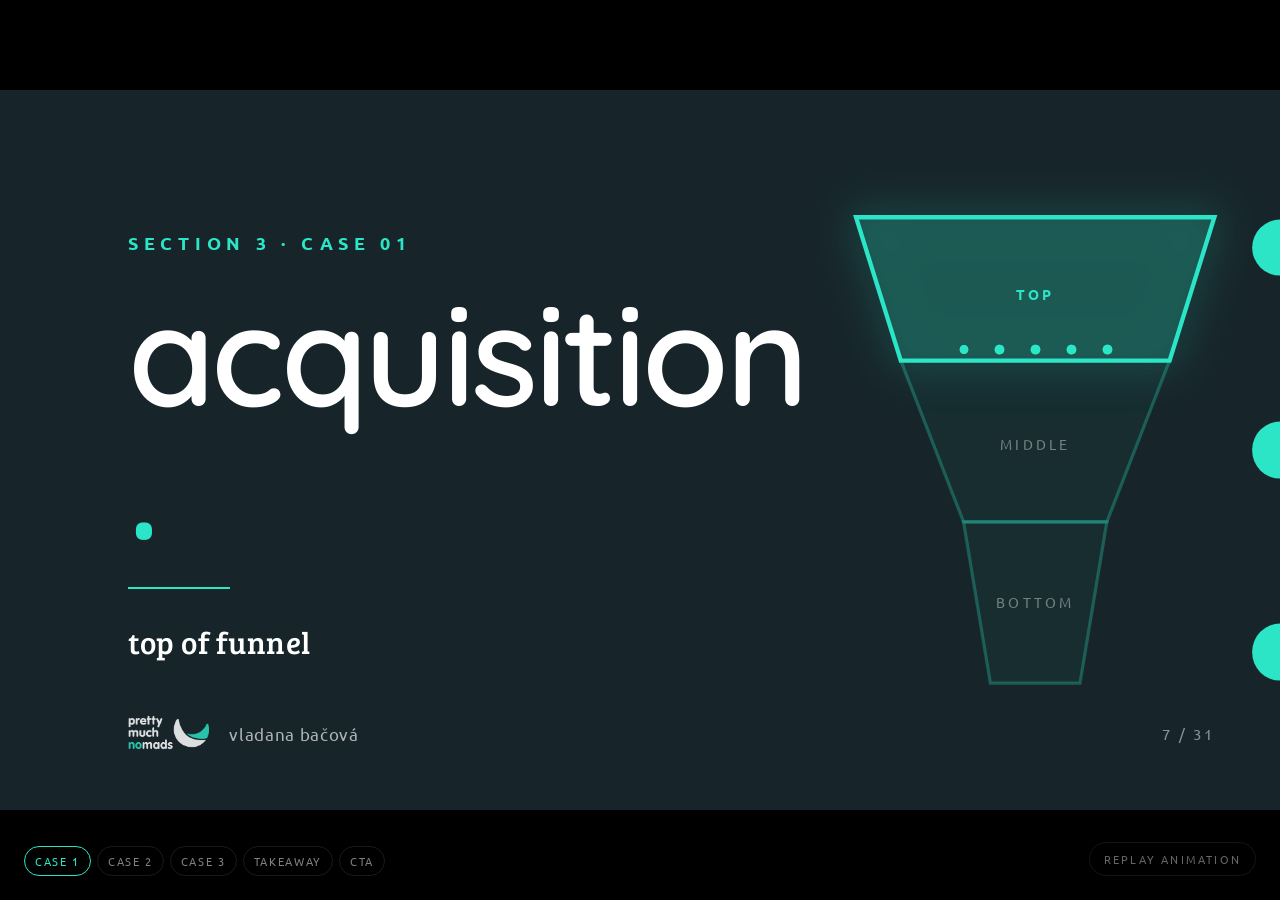
<file: divider-preview.html>
<!DOCTYPE html>
<html lang="en">
<head>
  <meta charset="UTF-8">
  <meta name="viewport" content="width=device-width, initial-scale=1.0">
  <title>Section divider preview — WebExpo 2026</title>

  <link rel="preconnect" href="https://fonts.googleapis.com">
  <link rel="preconnect" href="https://fonts.gstatic.com" crossorigin>
  <link href="https://fonts.googleapis.com/css2?family=Quicksand:wght@400;500;600;700&family=Ubuntu:wght@400;500;700&family=Bree+Serif&display=swap" rel="stylesheet">

  <style>
    :root {
      --turquoise: #2CE5C6;
      --dark-teal: #17252A;
      --white: #FFFFFF;
      --font-display: 'Quicksand', system-ui, sans-serif;
      --font-body: 'Ubuntu', system-ui, sans-serif;
      --font-accent: 'Bree Serif', Georgia, serif;
    }

    * { box-sizing: border-box; margin: 0; padding: 0; }

    html, body {
      height: 100%;
      background: #000;
      overflow: hidden;
      font-family: var(--font-body);
      -webkit-font-smoothing: antialiased;
    }

    .stage {
      position: fixed;
      inset: 0;
      display: flex;
      align-items: center;
      justify-content: center;
    }

    .deck {
      position: relative;
      width: min(100vw, calc(100vh * 16 / 9));
      height: min(100vh, calc(100vw * 9 / 16));
      background: var(--dark-teal);
      overflow: hidden;
      container-type: inline-size;
    }

    /* ── Divider layout ────────────────────────────────── */

    .divider {
      position: absolute;
      inset: 0;
      padding: 0 10cqw;
      display: grid;
      grid-template-columns: 1fr auto;
      grid-template-rows: 1fr auto 1fr;
      gap: 4cqw;
      align-items: center;
    }

    .divider__content {
      grid-column: 1;
      grid-row: 2;
      align-self: center;
      display: flex;
      flex-direction: column;
      align-items: flex-start;
      gap: 2.5cqw;
      max-width: 100%;
    }

    .divider__visual {
      grid-column: 2;
      grid-row: 1 / span 3;
      align-self: center;
      width: 28cqw;
      height: 38cqw;
      position: relative;
    }

    /* Section label */
    .divider__label {
      font-family: var(--font-body);
      font-weight: 600;
      font-size: 1.4cqw;
      letter-spacing: 0.32em;
      text-transform: uppercase;
      color: var(--turquoise);
      opacity: 0;
      transform: translateY(0.4cqw);
      animation: rise 0.7s 0.2s forwards ease-out;
    }

    @keyframes rise {
      to { opacity: 1; transform: translateY(0); }
    }

    /* Big section name */
    .divider__title {
      font-family: var(--font-display);
      font-weight: 600;
      font-size: 11cqw;
      line-height: 0.95;
      letter-spacing: -0.025em;
      color: var(--white);
      text-transform: lowercase;
      margin: 0;
      opacity: 0;
      filter: blur(1.2cqw);
      transform: translateY(0.4cqw);
      animation: focusIn 0.9s 0.7s forwards cubic-bezier(0.16, 1, 0.3, 1);
    }

    @keyframes focusIn {
      to { opacity: 1; filter: blur(0); transform: translateY(0); }
    }

    .divider__title .period {
      color: var(--turquoise);
      display: inline-block;
      opacity: 0;
      transform: scale(0.4);
      animation: periodPop 0.5s 1.6s forwards cubic-bezier(0.34, 1.56, 0.64, 1);
    }

    @keyframes periodPop {
      to { opacity: 1; transform: scale(1); }
    }

    .divider__rule {
      width: 0;
      height: 2px;
      background: var(--turquoise);
      transform-origin: left;
      animation: drawRule 0.7s 1.6s forwards cubic-bezier(0.7, 0, 0.3, 1);
    }

    @keyframes drawRule {
      to { width: 8cqw; }
    }

    .divider__sub {
      font-family: var(--font-accent);
      font-size: 2.4cqw;
      letter-spacing: 0.02em;
      color: var(--white);
      opacity: 0;
      transform: translateY(0.4cqw);
      animation: rise 0.8s 2.0s forwards ease-out;
    }

    /* ── Funnel illustration ───────────────────────────── */

    .funnel-svg {
      width: 100%;
      height: 100%;
      overflow: visible;
      opacity: 0;
      animation: rise 0.9s 0.4s forwards ease-out;
    }

    .funnel-svg .band {
      fill: rgba(44, 229, 198, 0.04);
      stroke: rgba(44, 229, 198, 0.28);
      stroke-width: 1.8;
      transition: all 0.6s ease;
    }

    .funnel-svg .band.is-active {
      fill: rgba(44, 229, 198, 0.18);
      stroke: var(--turquoise);
      stroke-width: 2.4;
      filter: drop-shadow(0 0 12px rgba(44, 229, 198, 0.6));
      animation: bandPulse 2.6s infinite ease-in-out;
    }

    @keyframes bandPulse {
      0%, 100% {
        filter: drop-shadow(0 0 12px rgba(44, 229, 198, 0.55));
      }
      50% {
        filter: drop-shadow(0 0 22px rgba(44, 229, 198, 0.85));
      }
    }

    .funnel-svg .band-label {
      font-family: var(--font-body);
      font-size: 8px;
      letter-spacing: 0.22em;
      fill: rgba(255, 255, 255, 0.4);
      text-transform: uppercase;
      transition: fill 0.4s;
    }

    .funnel-svg .band-label.is-active {
      fill: var(--turquoise);
      font-weight: 600;
    }

    /* Leak pointer arrow + label */
    .leak-pointer {
      position: absolute;
      display: flex;
      align-items: center;
      gap: 0.8cqw;
      font-family: var(--font-display);
      font-size: 1.6cqw;
      font-weight: 600;
      letter-spacing: 0.08em;
      color: var(--turquoise);
      text-transform: lowercase;
      white-space: nowrap;
      opacity: 0;
      transform: translateX(1cqw);
      transition: top 0.6s cubic-bezier(0.7, 0, 0.3, 1);
      animation: pointerIn 0.6s 1.8s forwards cubic-bezier(0.34, 1.56, 0.64, 1);
      right: -16cqw;
    }

    .leak-pointer::before {
      content: '←';
      font-size: 1.8cqw;
      color: var(--turquoise);
    }

    @keyframes pointerIn {
      to { opacity: 1; transform: translateX(0); }
    }

    /* Drips from active band */
    .drips {
      position: absolute;
      inset: 0;
      pointer-events: none;
      filter: url(#goo);
      opacity: 0;
      animation: rise 0.6s 2.0s forwards ease-out;
      transition: opacity 0.4s;
    }

    .drip {
      position: absolute;
      left: var(--x);
      top: var(--from);
      width: 1cqw;
      height: 1cqw;
      margin-left: -0.5cqw;
      background: var(--turquoise);
      border-radius: 50%;
      animation: dripFall var(--dur, 2.6s) var(--d, 0s) infinite cubic-bezier(0.5, 0, 0.7, 0.4);
    }

    @keyframes dripFall {
      0%   { transform: translateY(-0.4cqw) scale(0.4); opacity: 0; }
      8%   { transform: translateY(0) scale(1.05); opacity: 1; }
      18%  { transform: translateY(0.6cqw) scale(0.95); opacity: 1; }
      80%  { transform: translateY(8cqw) scale(0.7); opacity: 0.5; }
      100% { transform: translateY(10cqw) scale(0.4); opacity: 0; }
    }

    /* ── Footer ─────────────────────────────────────────── */

    .divider__footer {
      grid-column: 1 / span 2;
      grid-row: 3;
      align-self: end;
      display: flex;
      align-items: center;
      justify-content: space-between;
      padding-bottom: 4.5cqw;
      opacity: 0;
      animation: rise 0.9s 2.6s forwards ease-out;
    }

    .divider__brand {
      display: flex;
      align-items: center;
      gap: 1.6cqw;
    }

    .divider__logo {
      height: 3cqw;
      width: auto;
      opacity: 0.85;
    }

    .divider__handle {
      font-family: var(--font-body);
      font-size: 1.3cqw;
      letter-spacing: 0.04em;
      color: var(--white);
      opacity: 0.65;
      white-space: nowrap;
    }

    .divider__pager {
      font-family: var(--font-body);
      font-size: 1.2cqw;
      letter-spacing: 0.18em;
      color: var(--white);
      opacity: 0.5;
      font-variant-numeric: tabular-nums;
    }

    /* ── Half-dots ─────────────────────────────────────── */

    .half-dots {
      position: absolute;
      right: 0;
      top: 50%;
      transform: translateY(-50%);
      height: 36cqw;
      width: 4.4cqw;
      pointer-events: none;
      display: flex;
      flex-direction: column;
      justify-content: space-between;
      z-index: 5;
    }

    .half-dots .dot {
      width: 4.4cqw;
      height: 4.4cqw;
      background: var(--turquoise);
      border-radius: 50%;
      transform: translateX(50%) translateY(-1cqw);
      opacity: 0;
    }

    .half-dots .dot--1 { animation: dotDrop 0.7s 1.0s forwards cubic-bezier(0.34, 1.56, 0.64, 1); }
    .half-dots .dot--2 { animation: dotDrop 0.7s 1.2s forwards cubic-bezier(0.34, 1.56, 0.64, 1); }
    .half-dots .dot--3 { animation: dotDrop 0.7s 1.4s forwards cubic-bezier(0.34, 1.56, 0.64, 1); }

    @keyframes dotDrop {
      to { transform: translateX(50%) translateY(0); opacity: 1; }
    }

    /* Replay control */
    .replay {
      position: fixed;
      bottom: 24px;
      right: 24px;
      font-family: var(--font-body);
      font-size: 11px;
      letter-spacing: 0.2em;
      text-transform: uppercase;
      color: var(--white);
      opacity: 0.4;
      background: transparent;
      border: 1px solid rgba(255,255,255,0.2);
      padding: 8px 14px;
      border-radius: 999px;
      cursor: pointer;
      z-index: 100;
    }
    .replay:hover { opacity: 0.85; border-color: var(--turquoise); }

    .switcher {
      position: fixed;
      bottom: 24px;
      left: 24px;
      display: flex;
      gap: 6px;
      z-index: 100;
    }

    .switcher button {
      font-family: var(--font-body);
      font-size: 11px;
      letter-spacing: 0.15em;
      text-transform: uppercase;
      color: var(--white);
      opacity: 0.5;
      background: transparent;
      border: 1px solid rgba(255,255,255,0.2);
      padding: 6px 10px;
      border-radius: 999px;
      cursor: pointer;
    }
    .switcher button.is-active {
      opacity: 1;
      border-color: var(--turquoise);
      color: var(--turquoise);
    }
  </style>
</head>
<body>

  <!-- Goo filter for drip blending -->
  <svg width="0" height="0" style="position: absolute;">
    <defs>
      <filter id="goo">
        <feGaussianBlur in="SourceGraphic" stdDeviation="4" result="blur"/>
        <feColorMatrix in="blur" mode="matrix"
                       values="1 0 0 0 0
                               0 1 0 0 0
                               0 0 1 0 0
                               0 0 0 22 -10" result="goo"/>
        <feComposite in="SourceGraphic" in2="goo" operator="atop"/>
      </filter>
    </defs>
  </svg>

  <div class="stage">
    <div class="deck">
      <section class="divider" id="dividerSlide">

        <div class="divider__content">
          <div class="divider__label" id="label">section 3 · case 01</div>
          <h1 class="divider__title">
            <span id="titleText">acquisition</span><span class="period">.</span>
          </h1>
          <div class="divider__rule"></div>
          <div class="divider__sub" id="sub">top of funnel</div>
        </div>

        <div class="divider__visual" id="visual">

          <svg class="funnel-svg" viewBox="0 0 200 260" preserveAspectRatio="xMidYMid meet" id="funnel">
            <!-- Top band -->
            <path class="band band--top"    data-band="top"    d="M 0 0 L 200 0 L 175 80 L 25 80 Z"/>
            <!-- Middle band -->
            <path class="band band--middle" data-band="middle" d="M 25 80 L 175 80 L 140 170 L 60 170 Z"/>
            <!-- Bottom band -->
            <path class="band band--bottom" data-band="bottom" d="M 60 170 L 140 170 L 125 260 L 75 260 Z"/>

            <!-- Band labels (inside funnel) -->
            <text class="band-label" data-label="top"    x="100" y="46" text-anchor="middle">top</text>
            <text class="band-label" data-label="middle" x="100" y="130" text-anchor="middle">middle</text>
            <text class="band-label" data-label="bottom" x="100" y="218" text-anchor="middle">bottom</text>
          </svg>

          <!-- Leak pointer -->
          <div class="leak-pointer" id="leakPointer">leak</div>

          <!-- Drips emanating from active band -->
          <div class="drips" id="drips">
            <span class="drip" style="--x: 30%; --from: 25%; --dur: 2.6s; --d: 0.0s"></span>
            <span class="drip" style="--x: 50%; --from: 25%; --dur: 3.2s; --d: 0.7s"></span>
            <span class="drip" style="--x: 70%; --from: 25%; --dur: 2.4s; --d: 1.4s"></span>
            <span class="drip" style="--x: 40%; --from: 25%; --dur: 2.8s; --d: 2.0s"></span>
            <span class="drip" style="--x: 60%; --from: 25%; --dur: 3.0s; --d: 0.4s"></span>
          </div>

        </div>

        <div class="divider__footer">
          <div class="divider__brand">
            <img class="divider__logo" src="../assets/png/PMN_v2.png" alt="Pretty Much Nomads">
            <span class="divider__handle">vladana bačová</span>
          </div>
          <span class="divider__pager" id="pager">7 / 31</span>
        </div>

        <div class="half-dots" aria-hidden="true">
          <span class="dot dot--1"></span>
          <span class="dot dot--2"></span>
          <span class="dot dot--3"></span>
        </div>

      </section>
    </div>
  </div>

  <div class="switcher" id="switcher">
    <button data-v="1" class="is-active">case 1</button>
    <button data-v="2">case 2</button>
    <button data-v="3">case 3</button>
    <button data-v="4">takeaway</button>
    <button data-v="5">cta</button>
  </div>

  <button class="replay" id="replay">replay animation</button>

  <script>
    const variants = {
      1: { label: 'section 3 · case 01', title: 'acquisition',    sub: 'top of funnel',           pager: '7 / 31',  band: 'top'    },
      2: { label: 'section 4 · case 02', title: 'conversion',     sub: 'middle of funnel',        pager: '13 / 31', band: 'middle' },
      3: { label: 'section 5 · case 03', title: 'retention',      sub: 'bottom of funnel',        pager: '19 / 31', band: 'bottom' },
      4: { label: 'section 6',           title: 'takeaway',       sub: 'what to do tomorrow',     pager: '26 / 31', band: null     },
      5: { label: 'section 7',           title: 'your next move', sub: 'two ways to follow up',   pager: '28 / 31', band: null     },
    };

    // y-position of each band's centre, used to align the leak pointer
    const bandTop = { top: '20%', middle: '52%', bottom: '82%' };

    function applyVariant(v) {
      const data = variants[v];
      document.getElementById('label').textContent     = data.label;
      document.getElementById('titleText').textContent = data.title;
      document.getElementById('sub').textContent       = data.sub;
      document.getElementById('pager').textContent     = data.pager;

      // Reset bands + labels
      document.querySelectorAll('.band').forEach(b => b.classList.remove('is-active'));
      document.querySelectorAll('.band-label').forEach(l => l.classList.remove('is-active'));

      const visual = document.getElementById('visual');
      const pointer = document.getElementById('leakPointer');
      const drips = document.getElementById('drips');

      if (data.band) {
        visual.style.display = 'block';
        document.querySelector(`.band[data-band="${data.band}"]`).classList.add('is-active');
        document.querySelector(`.band-label[data-label="${data.band}"]`).classList.add('is-active');
        pointer.style.top = bandTop[data.band];
        pointer.style.display = 'flex';
        drips.style.display = 'block';

        // Move drip start position to bottom of the active band
        const dripFrom = data.band === 'top' ? '28%' : data.band === 'middle' ? '60%' : '90%';
        document.querySelectorAll('.drip').forEach(d => {
          d.style.setProperty('--from', dripFrom);
        });
      } else {
        // Takeaway / CTA — hide funnel
        visual.style.display = 'none';
      }

      replayAnimation();
    }

    function replayAnimation() {
      const slide = document.getElementById('dividerSlide');
      const clone = slide.cloneNode(true);
      slide.parentNode.replaceChild(clone, slide);
      clone.id = 'dividerSlide';
    }

    document.querySelectorAll('#switcher button').forEach(btn => {
      btn.addEventListener('click', () => {
        document.querySelectorAll('#switcher button').forEach(b => b.classList.remove('is-active'));
        btn.classList.add('is-active');
        applyVariant(btn.dataset.v);
      });
    });

    document.getElementById('replay').addEventListener('click', replayAnimation);

    // Initialise default state (case 1 = top band)
    applyVariant(1);
  </script>

</body>
</html>
</file>
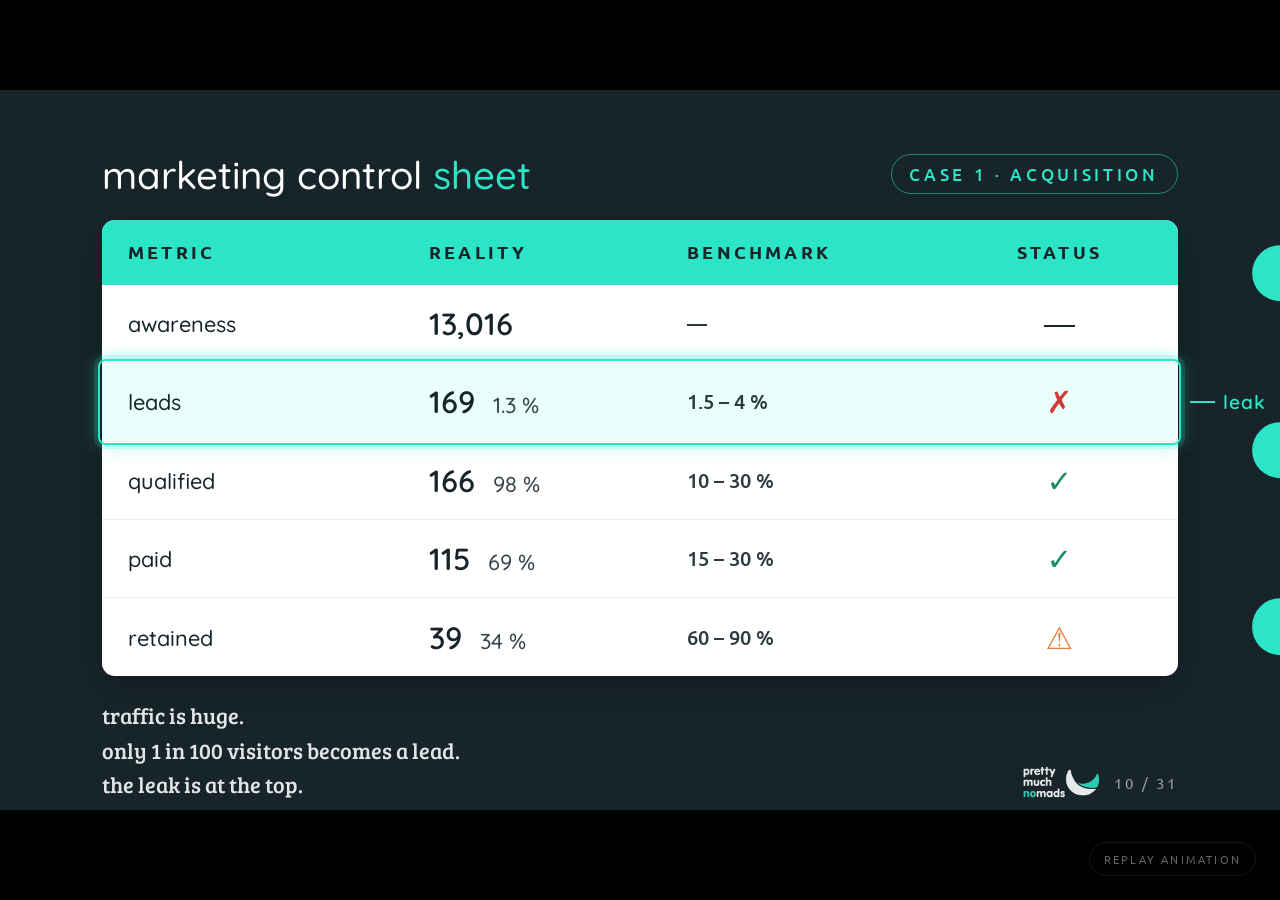
<file: mcs-preview.html>
<!DOCTYPE html>
<html lang="en">
<head>
  <meta charset="UTF-8">
  <meta name="viewport" content="width=device-width, initial-scale=1.0">
  <title>MCS table preview — WebExpo 2026</title>

  <link rel="preconnect" href="https://fonts.googleapis.com">
  <link rel="preconnect" href="https://fonts.gstatic.com" crossorigin>
  <link href="https://fonts.googleapis.com/css2?family=Quicksand:wght@400;500;600;700&family=Ubuntu:wght@400;500;700&family=Bree+Serif&display=swap" rel="stylesheet">

  <style>
    :root {
      --turquoise: #2CE5C6;
      --turquoise-tint: #E8FFFB;
      --dark-teal: #17252A;
      --white: #FFFFFF;
      --warning: #E8813C;
      --font-display: 'Quicksand', system-ui, sans-serif;
      --font-body: 'Ubuntu', system-ui, sans-serif;
      --font-accent: 'Bree Serif', Georgia, serif;
    }

    * { box-sizing: border-box; margin: 0; padding: 0; }

    html, body {
      height: 100%;
      background: #000;
      overflow: hidden;
      font-family: var(--font-body);
      -webkit-font-smoothing: antialiased;
    }

    .stage {
      position: fixed;
      inset: 0;
      display: flex;
      align-items: center;
      justify-content: center;
    }

    .deck {
      position: relative;
      width: min(100vw, calc(100vh * 16 / 9));
      height: min(100vh, calc(100vw * 9 / 16));
      background: var(--dark-teal);
      overflow: hidden;
      container-type: inline-size;
    }

    .mcs {
      position: absolute;
      inset: 0;
      padding: 5cqw 8cqw;
      display: grid;
      grid-template-rows: auto 1fr auto;
      gap: 2cqw;
    }

    /* ── Header above table ────────────────────────────── */

    .mcs__header {
      display: flex;
      align-items: end;
      justify-content: space-between;
      gap: 2cqw;
      opacity: 0;
      animation: rise 0.7s 0.1s forwards ease-out;
    }

    @keyframes rise {
      from { opacity: 0; transform: translateY(0.6cqw); }
      to   { opacity: 1; transform: translateY(0); }
    }

    .mcs__title {
      font-family: var(--font-display);
      font-size: 3cqw;
      font-weight: 500;
      color: var(--white);
      text-transform: lowercase;
      line-height: 1;
    }

    .mcs__title .accent { color: var(--turquoise); }

    .mcs__case {
      font-family: var(--font-body);
      font-weight: 500;
      font-size: 1.3cqw;
      letter-spacing: 0.22em;
      text-transform: uppercase;
      color: var(--turquoise);
      padding: 0.6cqw 1.4cqw;
      border: 1px solid rgba(44, 229, 198, 0.5);
      border-radius: 999px;
    }

    /* ── Table card ────────────────────────────────────── */

    .table-wrap {
      position: relative;
      align-self: center;
      opacity: 0;
      animation: rise 0.7s 0.5s forwards ease-out;
    }

    .table {
      width: 100%;
      background: var(--white);
      border-radius: 1cqw;
      box-shadow: 0 1cqw 3cqw rgba(0, 0, 0, 0.25);
      overflow: hidden;
      border-collapse: collapse;
      font-family: var(--font-body);
      table-layout: fixed;
    }

    .table thead tr {
      background: var(--turquoise);
    }

    .table th {
      font-family: var(--font-body);
      font-weight: 600;
      font-size: 1.4cqw;
      letter-spacing: 0.18em;
      text-transform: uppercase;
      color: var(--dark-teal);
      padding: 1.6cqw 2cqw;
      text-align: left;
      vertical-align: middle;
    }

    .table th:nth-child(1) { width: 28%; }
    .table th:nth-child(2) { width: 24%; }
    .table th:nth-child(3) { width: 26%; }
    .table th:nth-child(4) { width: 22%; text-align: center; }

    .table td {
      padding: 1.5cqw 2cqw;
      vertical-align: middle;
      font-size: 1.4cqw;
      color: var(--dark-teal);
      border-bottom: 1px solid rgba(23, 37, 42, 0.08);
    }

    .table tbody tr:last-child td {
      border-bottom: none;
    }

    .table .metric {
      font-family: var(--font-display);
      font-weight: 500;
      font-size: 1.7cqw;
      text-transform: lowercase;
    }

    .table .reality {
      font-family: var(--font-display);
      font-weight: 600;
      font-size: 2.4cqw;
      font-variant-numeric: tabular-nums;
    }

    .table .reality .pct {
      display: inline-block;
      margin-left: 0.7cqw;
      font-size: 1.7cqw;
      font-weight: 500;
      opacity: 0.85;
    }

    .table .benchmark {
      font-family: var(--font-body);
      font-weight: 500;
      font-size: 1.55cqw;
      opacity: 0.9;
      font-variant-numeric: tabular-nums;
    }

    .table .status {
      text-align: center;
      font-size: 2.4cqw;
    }

    .table .status .ok    { color: #1a8c6a; }
    .table .status .warn  { color: var(--warning); }
    .table .status .fail  { color: #d23a3a; }

    /* Stagger the row entrance after table fades in */
    .table tbody tr {
      opacity: 0;
      animation: rowIn 0.5s forwards ease-out;
    }
    .table tbody tr:nth-child(1) { animation-delay: 1.1s; }
    .table tbody tr:nth-child(2) { animation-delay: 1.3s; }
    .table tbody tr:nth-child(3) { animation-delay: 1.5s; }
    .table tbody tr:nth-child(4) { animation-delay: 1.7s; }
    .table tbody tr:nth-child(5) { animation-delay: 1.9s; }

    @keyframes rowIn {
      from { opacity: 0; transform: translateY(0.4cqw); }
      to   { opacity: 1; transform: translateY(0); }
    }

    /* ── Leak row highlight + label ────────────────────── */

    .table .row--leak {
      position: relative;
      background: var(--turquoise-tint);
    }

    /* Outline animation around the leak row */
    .leak-frame {
      position: absolute;
      pointer-events: none;
      border: 2px solid var(--turquoise);
      border-radius: 0.6cqw;
      box-shadow: 0 0 0 4px rgba(44, 229, 198, 0.15), 0 0 18px rgba(44, 229, 198, 0.4);
      opacity: 0;
      transform: scale(1.02);
      animation: frameOn 0.6s 3.0s forwards cubic-bezier(0.16, 1, 0.3, 1);
    }

    @keyframes frameOn {
      to { opacity: 1; transform: scale(1); }
    }

    .leak-label {
      position: absolute;
      font-family: var(--font-display);
      font-size: 1.5cqw;
      font-weight: 600;
      letter-spacing: 0.06em;
      color: var(--turquoise);
      text-transform: lowercase;
      white-space: nowrap;
      display: flex;
      align-items: center;
      gap: 0.6cqw;
      opacity: 0;
      transform: translateX(-1cqw);
      animation: labelIn 0.5s 3.4s forwards cubic-bezier(0.34, 1.56, 0.64, 1);
    }

    .leak-label::before {
      content: '';
      width: 2cqw;
      height: 2px;
      background: var(--turquoise);
    }

    @keyframes labelIn {
      to { opacity: 1; transform: translateX(0); }
    }

    /* ── Footer caption ────────────────────────────────── */

    .mcs__footer {
      display: flex;
      align-items: end;
      justify-content: space-between;
      gap: 2cqw;
      opacity: 0;
      animation: rise 0.7s 4.0s forwards ease-out;
    }

    .mcs__caption {
      font-family: var(--font-accent);
      font-size: 1.7cqw;
      color: var(--white);
      opacity: 0.88;
      max-width: 65%;
      line-height: 1.4;
      display: flex;
      flex-direction: column;
      gap: 0.3cqw;
    }

    .mcs__caption .line {
      display: block;
      white-space: nowrap;
    }

    .mcs__brand {
      display: flex;
      align-items: center;
      gap: 1.2cqw;
    }

    .mcs__logo {
      height: 2.8cqw;
      width: auto;
      opacity: 0.9;
    }

    .mcs__pager {
      font-family: var(--font-body);
      font-size: 1.2cqw;
      letter-spacing: 0.18em;
      color: var(--white);
      opacity: 0.55;
      font-variant-numeric: tabular-nums;
    }

    /* ── Half-dots ─────────────────────────────────────── */

    .half-dots {
      position: absolute;
      right: 0;
      top: 50%;
      transform: translateY(-50%);
      height: 32cqw;
      width: 4.4cqw;
      pointer-events: none;
      display: flex;
      flex-direction: column;
      justify-content: space-between;
    }

    .half-dots .dot {
      width: 4.4cqw;
      height: 4.4cqw;
      background: var(--turquoise);
      border-radius: 50%;
      transform: translateX(50%) translateY(-1cqw);
      opacity: 0;
    }

    .half-dots .dot--1 { animation: dotDrop 0.7s 0.3s forwards cubic-bezier(0.34, 1.56, 0.64, 1); }
    .half-dots .dot--2 { animation: dotDrop 0.7s 0.5s forwards cubic-bezier(0.34, 1.56, 0.64, 1); }
    .half-dots .dot--3 { animation: dotDrop 0.7s 0.7s forwards cubic-bezier(0.34, 1.56, 0.64, 1); }

    @keyframes dotDrop {
      to { transform: translateX(50%) translateY(0); opacity: 1; }
    }

    /* Replay control */
    .replay {
      position: fixed;
      bottom: 24px;
      right: 24px;
      font-family: var(--font-body);
      font-size: 11px;
      letter-spacing: 0.2em;
      text-transform: uppercase;
      color: var(--white);
      opacity: 0.4;
      background: transparent;
      border: 1px solid rgba(255,255,255,0.2);
      padding: 8px 14px;
      border-radius: 999px;
      cursor: pointer;
      z-index: 100;
    }
    .replay:hover { opacity: 0.85; border-color: var(--turquoise); }
  </style>
</head>
<body>

  <div class="stage">
    <div class="deck">
      <section class="mcs" id="mcsSlide">

        <div class="mcs__header">
          <div class="mcs__title">
            marketing control <span class="accent">sheet</span>
          </div>
          <div class="mcs__case">case 1 · acquisition</div>
        </div>

        <div class="table-wrap">
          <table class="table" aria-label="Marketing Control Sheet — Case 1">
            <thead>
              <tr>
                <th>metric</th>
                <th>reality</th>
                <th>benchmark</th>
                <th>status</th>
              </tr>
            </thead>
            <tbody>
              <tr>
                <td class="metric">awareness</td>
                <td class="reality">13,016</td>
                <td class="benchmark">—</td>
                <td class="status">—</td>
              </tr>
              <tr class="row--leak" id="leakRow">
                <td class="metric">leads</td>
                <td class="reality">169 <span class="pct">1.3 %</span></td>
                <td class="benchmark">1.5 – 4 %</td>
                <td class="status"><span class="fail">✗</span></td>
              </tr>
              <tr>
                <td class="metric">qualified</td>
                <td class="reality">166 <span class="pct">98 %</span></td>
                <td class="benchmark">10 – 30 %</td>
                <td class="status"><span class="ok">✓</span></td>
              </tr>
              <tr>
                <td class="metric">paid</td>
                <td class="reality">115 <span class="pct">69 %</span></td>
                <td class="benchmark">15 – 30 %</td>
                <td class="status"><span class="ok">✓</span></td>
              </tr>
              <tr>
                <td class="metric">retained</td>
                <td class="reality">39 <span class="pct">34 %</span></td>
                <td class="benchmark">60 – 90 %</td>
                <td class="status"><span class="warn">⚠</span></td>
              </tr>
            </tbody>
          </table>

          <!-- Leak frame + label, positioned via JS to match the leak row -->
          <div class="leak-frame" id="leakFrame"></div>
          <div class="leak-label" id="leakLabel">leak</div>
        </div>

        <div class="mcs__footer">
          <div class="mcs__caption">
            <span class="line">traffic is huge.</span>
            <span class="line">only 1 in 100 visitors becomes a lead.</span>
            <span class="line">the leak is at the top.</span>
          </div>
          <div class="mcs__brand">
            <img class="mcs__logo" src="../assets/png/PMN_v2.png" alt="Pretty Much Nomads">
            <span class="mcs__pager">10 / 31</span>
          </div>
        </div>

        <div class="half-dots" aria-hidden="true">
          <span class="dot dot--1"></span>
          <span class="dot dot--2"></span>
          <span class="dot dot--3"></span>
        </div>

      </section>
    </div>
  </div>

  <button class="replay" id="replay">replay animation</button>

  <script>
    // Position the leak frame + label to match the highlighted row geometry
    function positionLeakOverlay() {
      const wrap  = document.querySelector('.table-wrap');
      const row   = document.getElementById('leakRow');
      const frame = document.getElementById('leakFrame');
      const label = document.getElementById('leakLabel');
      if (!wrap || !row || !frame) return;

      const wrapRect = wrap.getBoundingClientRect();
      const rowRect  = row.getBoundingClientRect();

      const top  = rowRect.top - wrapRect.top;
      const left = rowRect.left - wrapRect.left;
      const w    = rowRect.width;
      const h    = rowRect.height;

      frame.style.top    = (top - 4) + 'px';
      frame.style.left   = (left - 4) + 'px';
      frame.style.width  = (w + 8) + 'px';
      frame.style.height = (h + 8) + 'px';

      // Label sits to the right of the row
      label.style.top    = (top + h / 2 - label.offsetHeight / 2) + 'px';
      label.style.left   = (left + w + 12) + 'px';
    }

    function bindReplay() {
      document.getElementById('replay').addEventListener('click', () => {
        const slide = document.getElementById('mcsSlide');
        const clone = slide.cloneNode(true);
        slide.parentNode.replaceChild(clone, slide);
        clone.id = 'mcsSlide';
        bindReplay();
        requestAnimationFrame(positionLeakOverlay);
      });
    }

    window.addEventListener('load', () => {
      requestAnimationFrame(positionLeakOverlay);
    });
    window.addEventListener('resize', positionLeakOverlay);
    bindReplay();
  </script>

</body>
</html>
</file>
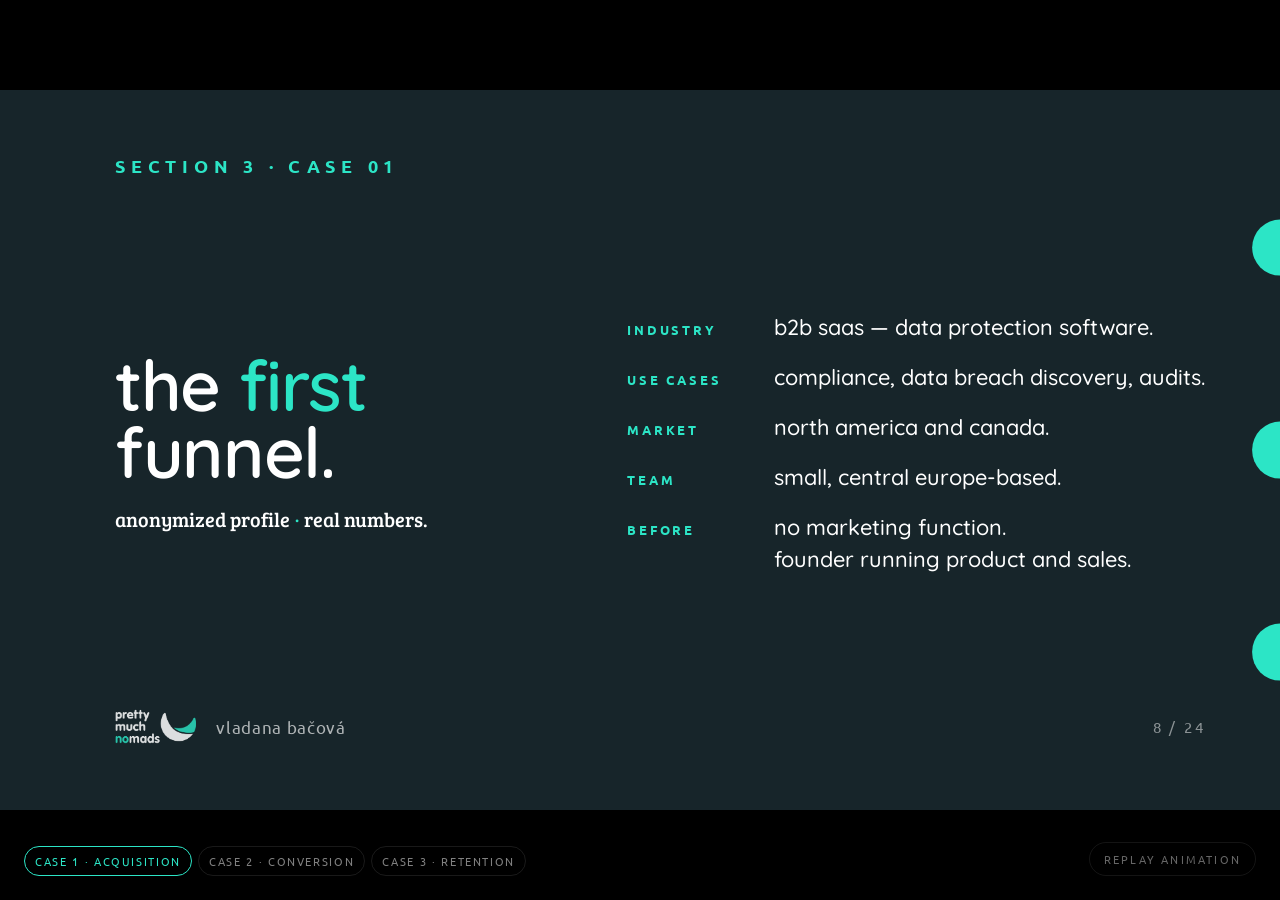
<file: profile-preview.html>
<!DOCTYPE html>
<html lang="en">
<head>
  <meta charset="UTF-8">
  <meta name="viewport" content="width=device-width, initial-scale=1.0">
  <title>Anonymous profile preview — WebExpo 2026</title>

  <link rel="preconnect" href="https://fonts.googleapis.com">
  <link rel="preconnect" href="https://fonts.gstatic.com" crossorigin>
  <link href="https://fonts.googleapis.com/css2?family=Quicksand:wght@400;500;600;700&family=Ubuntu:wght@400;500;700&family=Bree+Serif&display=swap" rel="stylesheet">

  <style>
    :root {
      --turquoise: #2CE5C6;
      --dark-teal: #17252A;
      --white: #FFFFFF;
      --font-display: 'Quicksand', system-ui, sans-serif;
      --font-body: 'Ubuntu', system-ui, sans-serif;
      --font-accent: 'Bree Serif', Georgia, serif;
    }

    * { box-sizing: border-box; margin: 0; padding: 0; }

    html, body {
      height: 100%;
      background: #000;
      overflow: hidden;
      font-family: var(--font-body);
      -webkit-font-smoothing: antialiased;
    }

    .stage {
      position: fixed;
      inset: 0;
      display: flex;
      align-items: center;
      justify-content: center;
    }

    .deck {
      position: relative;
      width: min(100vw, calc(100vh * 16 / 9));
      height: min(100vh, calc(100vw * 9 / 16));
      background: var(--dark-teal);
      overflow: hidden;
      container-type: inline-size;
    }

    .profile {
      position: absolute;
      inset: 0;
      padding: 5cqw 9cqw;
      display: grid;
      grid-template-columns: 33cqw 1fr;
      grid-template-rows: auto 1fr auto;
      column-gap: 7cqw;
      row-gap: 2cqw;
    }

    /* ── Section label (top, full width) ────────────── */

    .profile__label {
      grid-column: 1 / span 2;
      grid-row: 1;
      font-family: var(--font-body);
      font-weight: 600;
      font-size: 1.4cqw;
      letter-spacing: 0.32em;
      text-transform: uppercase;
      color: var(--turquoise);
      opacity: 0;
      transform: translateY(0.4cqw);
      animation: rise 0.7s 0.1s forwards ease-out;
    }

    @keyframes rise {
      to { opacity: 1; transform: translateY(0); }
    }

    /* ── Left column: title + meta ──────────────────── */

    .profile__title-block {
      grid-column: 1;
      grid-row: 2;
      align-self: center;
      display: flex;
      flex-direction: column;
      gap: 1.5cqw;
    }

    .profile__title {
      font-family: var(--font-display);
      font-weight: 600;
      font-size: 5.5cqw;
      line-height: 0.95;
      letter-spacing: -0.02em;
      color: var(--white);
      text-transform: lowercase;
      margin: 0;
      opacity: 0;
      filter: blur(1.2cqw);
      transform: translateY(0.4cqw);
      animation: focusIn 0.9s 0.4s forwards cubic-bezier(0.16, 1, 0.3, 1);
    }

    @keyframes focusIn {
      to { opacity: 1; filter: blur(0); transform: translateY(0); }
    }

    .profile__title .accent { color: var(--turquoise); }

    .profile__sub {
      font-family: var(--font-accent);
      font-size: 1.6cqw;
      color: var(--white);
      opacity: 0;
      animation: rise 0.8s 1.0s forwards ease-out;
    }

    .profile__sub .accent { color: var(--turquoise); }

    /* ── Right column: facts list ───────────────────── */

    .profile__facts {
      grid-column: 2;
      grid-row: 2;
      align-self: center;
      display: flex;
      flex-direction: column;
      gap: 1.6cqw;
      max-width: 100%;
    }

    .fact {
      display: grid;
      grid-template-columns: 9cqw 1fr;
      column-gap: 2.5cqw;
      align-items: baseline;
      opacity: 0;
      transform: translateX(-1cqw);
      animation: slideIn 0.6s forwards cubic-bezier(0.16, 1, 0.3, 1);
    }

    .fact:nth-child(1) { animation-delay: 1.4s; }
    .fact:nth-child(2) { animation-delay: 1.6s; }
    .fact:nth-child(3) { animation-delay: 1.8s; }
    .fact:nth-child(4) { animation-delay: 2.0s; }
    .fact:nth-child(5) { animation-delay: 2.2s; }

    @keyframes slideIn {
      to { opacity: 1; transform: translateX(0); }
    }

    .fact__label {
      font-family: var(--font-body);
      font-weight: 600;
      font-size: 1cqw;
      letter-spacing: 0.22em;
      text-transform: uppercase;
      color: var(--turquoise);
      padding-top: 0.4cqw;
    }

    .fact__value {
      font-family: var(--font-display);
      font-weight: 500;
      font-size: 1.7cqw;
      line-height: 1.35;
      color: var(--white);
      text-transform: lowercase;
      display: flex;
      flex-direction: column;
      gap: 0.2cqw;
    }

    .fact__value .line {
      display: block;
      white-space: nowrap;
    }

    /* ── Footer ─────────────────────────────────────── */

    .profile__footer {
      grid-column: 1 / span 2;
      grid-row: 3;
      display: flex;
      align-items: center;
      justify-content: space-between;
      opacity: 0;
      animation: rise 0.9s 2.7s forwards ease-out;
    }

    .profile__brand {
      display: flex;
      align-items: center;
      gap: 1.6cqw;
    }

    .profile__logo {
      height: 3cqw;
      width: auto;
      opacity: 0.85;
    }

    .profile__handle {
      font-family: var(--font-body);
      font-size: 1.3cqw;
      letter-spacing: 0.04em;
      color: var(--white);
      opacity: 0.65;
      white-space: nowrap;
    }

    .profile__pager {
      font-family: var(--font-body);
      font-size: 1.2cqw;
      letter-spacing: 0.18em;
      color: var(--white);
      opacity: 0.5;
      font-variant-numeric: tabular-nums;
    }

    /* Half-dots */
    .half-dots {
      position: absolute;
      right: 0;
      top: 50%;
      transform: translateY(-50%);
      height: 36cqw;
      width: 4.4cqw;
      pointer-events: none;
      display: flex;
      flex-direction: column;
      justify-content: space-between;
      z-index: 0;
    }

    .half-dots .dot {
      width: 4.4cqw;
      height: 4.4cqw;
      background: var(--turquoise);
      border-radius: 50%;
      transform: translateX(50%) translateY(-1cqw);
      opacity: 0;
    }

    .half-dots .dot--1 { animation: dotDrop 0.7s 0.7s forwards cubic-bezier(0.34, 1.56, 0.64, 1); }
    .half-dots .dot--2 { animation: dotDrop 0.7s 0.9s forwards cubic-bezier(0.34, 1.56, 0.64, 1); }
    .half-dots .dot--3 { animation: dotDrop 0.7s 1.1s forwards cubic-bezier(0.34, 1.56, 0.64, 1); }

    @keyframes dotDrop {
      to { transform: translateX(50%) translateY(0); opacity: 1; }
    }

    /* Replay + switcher */
    .replay {
      position: fixed;
      bottom: 24px;
      right: 24px;
      font-family: var(--font-body);
      font-size: 11px;
      letter-spacing: 0.2em;
      text-transform: uppercase;
      color: var(--white);
      opacity: 0.4;
      background: transparent;
      border: 1px solid rgba(255,255,255,0.2);
      padding: 8px 14px;
      border-radius: 999px;
      cursor: pointer;
      z-index: 100;
    }
    .replay:hover { opacity: 0.85; border-color: var(--turquoise); }

    .switcher {
      position: fixed;
      bottom: 24px;
      left: 24px;
      display: flex;
      gap: 6px;
      z-index: 100;
    }

    .switcher button {
      font-family: var(--font-body);
      font-size: 11px;
      letter-spacing: 0.15em;
      text-transform: uppercase;
      color: var(--white);
      opacity: 0.5;
      background: transparent;
      border: 1px solid rgba(255,255,255,0.2);
      padding: 6px 10px;
      border-radius: 999px;
      cursor: pointer;
    }
    .switcher button.is-active {
      opacity: 1;
      border-color: var(--turquoise);
      color: var(--turquoise);
    }
  </style>
</head>
<body>

  <div class="stage">
    <div class="deck">
      <section class="profile" id="profileSlide">

        <div class="profile__label" id="label">section 3 · case 01</div>

        <div class="profile__title-block">
          <h1 class="profile__title" id="title">
            the <span class="accent">first</span> funnel.
          </h1>
          <div class="profile__sub" id="sub">
            anonymized profile<span class="accent"> · </span>real numbers.
          </div>
        </div>

        <dl class="profile__facts" id="facts">
          <!-- facts injected per variant -->
        </dl>

        <div class="profile__footer">
          <div class="profile__brand">
            <img class="profile__logo" src="../assets/png/PMN_v2.png" alt="Pretty Much Nomads">
            <span class="profile__handle">vladana bačová</span>
          </div>
          <span class="profile__pager" id="pager">8 / 24</span>
        </div>

        <div class="half-dots" aria-hidden="true">
          <span class="dot dot--1"></span>
          <span class="dot dot--2"></span>
          <span class="dot dot--3"></span>
        </div>

      </section>
    </div>
  </div>

  <div class="switcher" id="switcher">
    <button data-v="1" class="is-active">case 1 · acquisition</button>
    <button data-v="2">case 2 · conversion</button>
    <button data-v="3">case 3 · retention</button>
  </div>

  <button class="replay" id="replay">replay animation</button>

  <script>
    const variants = {
      1: {
        label: 'section 3 · case 01',
        title: ['the ', { accent: 'first' }, ' funnel.'],
        pager: '8 / 24',
        facts: [
          { label: 'industry',  values: ['b2b saas — data protection software.'] },
          { label: 'use cases', values: ['compliance, data breach discovery, audits.'] },
          { label: 'market',    values: ['north america and canada.'] },
          { label: 'team',      values: ['small, central europe-based.'] },
          { label: 'before',    values: ['no marketing function.', 'founder running product and sales.'] },
        ],
      },
      2: {
        label: 'section 4 · case 02',
        title: ['the ', { accent: 'second' }, ' funnel.'],
        pager: '14 / 24',
        facts: [
          { label: 'industry',  values: ['b2b saas — visual feedback and bug reporting.'] },
          { label: 'use cases', values: ['dev teams collecting bug reports.', 'agencies tracking client feedback.'] },
          { label: 'target',    values: ['small dev teams, agencies, freelancers.'] },
          { label: 'model',     values: ['hybrid — freemium + free trial.'] },
          { label: 'before',    values: ['solo-founder operation.', 'no marketing function.'] },
        ],
      },
      3: {
        label: 'section 5 · case 03',
        title: ['the ', { accent: 'third' }, ' funnel.'],
        pager: '19 / 24',
        facts: [
          { label: 'industry',  values: ['b2b saas — content marketing tool, early stage.'] },
          { label: 'use cases', values: ['content strategy, planning, approval workflow.'] },
          { label: 'scale',     values: ['10–20 paying customers throughout the year.'] },
          { label: 'team',      values: ['small, no marketing function.'] },
          { label: 'before',    values: ['no marketing activity.', 'something quietly going wrong.'] },
        ],
      },
    };

    function renderTitle(parts) {
      return parts.map(p => {
        if (typeof p === 'string') return p;
        return `<span class="accent">${p.accent}</span>`;
      }).join('');
    }

    function renderFacts(facts) {
      return facts.map(f => {
        const lines = f.values.map(v => `<span class="line">${v}</span>`).join('');
        return `
          <div class="fact">
            <dt class="fact__label">${f.label}</dt>
            <dd class="fact__value">${lines}</dd>
          </div>
        `;
      }).join('');
    }

    function applyVariant(v) {
      const data = variants[v];
      document.getElementById('label').textContent = data.label;
      document.getElementById('title').innerHTML = renderTitle(data.title);
      document.getElementById('pager').textContent = data.pager;
      document.getElementById('facts').innerHTML = renderFacts(data.facts);
      replayAnimation();
    }

    function replayAnimation() {
      const slide = document.getElementById('profileSlide');
      const clone = slide.cloneNode(true);
      slide.parentNode.replaceChild(clone, slide);
      clone.id = 'profileSlide';
    }

    document.querySelectorAll('#switcher button').forEach(btn => {
      btn.addEventListener('click', () => {
        document.querySelectorAll('#switcher button').forEach(b => b.classList.remove('is-active'));
        btn.classList.add('is-active');
        applyVariant(btn.dataset.v);
      });
    });

    document.getElementById('replay').addEventListener('click', replayAnimation);

    applyVariant(1);
  </script>

</body>
</html>
</file>
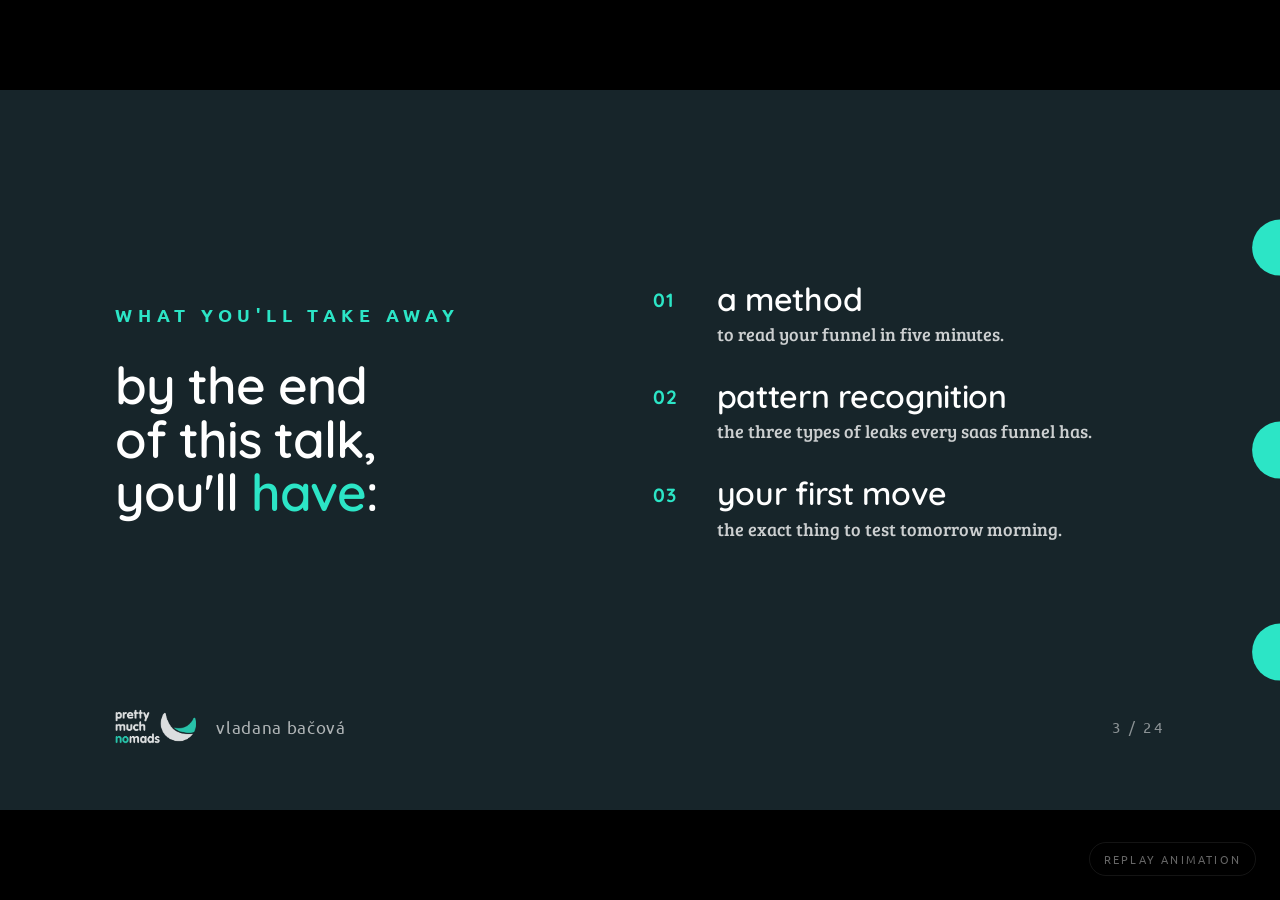
<file: takeaways-preview.html>
<!DOCTYPE html>
<html lang="en">
<head>
  <meta charset="UTF-8">
  <meta name="viewport" content="width=device-width, initial-scale=1.0">
  <title>3 takeaways promise — WebExpo 2026</title>

  <link rel="preconnect" href="https://fonts.googleapis.com">
  <link rel="preconnect" href="https://fonts.gstatic.com" crossorigin>
  <link href="https://fonts.googleapis.com/css2?family=Quicksand:wght@400;500;600;700&family=Ubuntu:wght@400;500;700&family=Bree+Serif&display=swap" rel="stylesheet">

  <style>
    :root {
      --turquoise: #2CE5C6;
      --dark-teal: #17252A;
      --white: #FFFFFF;
      --font-display: 'Quicksand', system-ui, sans-serif;
      --font-body: 'Ubuntu', system-ui, sans-serif;
      --font-accent: 'Bree Serif', Georgia, serif;
    }

    * { box-sizing: border-box; margin: 0; padding: 0; }

    html, body {
      height: 100%;
      background: #000;
      overflow: hidden;
      font-family: var(--font-body);
      -webkit-font-smoothing: antialiased;
    }

    .stage {
      position: fixed;
      inset: 0;
      display: flex;
      align-items: center;
      justify-content: center;
    }

    .deck {
      position: relative;
      width: min(100vw, calc(100vh * 16 / 9));
      height: min(100vh, calc(100vw * 9 / 16));
      background: var(--dark-teal);
      overflow: hidden;
      container-type: inline-size;
    }

    .takeaways {
      position: absolute;
      inset: 0;
      padding: 5cqw 9cqw;
      display: grid;
      grid-template-columns: 35cqw 1fr;
      grid-template-rows: 1fr auto;
      column-gap: 7cqw;
      row-gap: 3cqw;
    }

    /* ── Left column: label + headline ──────────────── */

    .takeaways__intro {
      grid-column: 1;
      grid-row: 1;
      align-self: center;
      display: flex;
      flex-direction: column;
      gap: 2.5cqw;
    }

    .takeaways__label {
      font-family: var(--font-body);
      font-weight: 600;
      font-size: 1.4cqw;
      letter-spacing: 0.32em;
      text-transform: uppercase;
      color: var(--turquoise);
      opacity: 0;
      transform: translateY(0.4cqw);
      animation: rise 0.7s 0.1s forwards ease-out;
    }

    @keyframes rise {
      to { opacity: 1; transform: translateY(0); }
    }

    .takeaways__headline {
      font-family: var(--font-display);
      font-weight: 600;
      font-size: 4cqw;
      line-height: 1.05;
      letter-spacing: -0.02em;
      color: var(--white);
      text-transform: lowercase;
      margin: 0;
    }

    .takeaways__headline .line {
      display: block;
      white-space: nowrap;
      opacity: 0;
      filter: blur(1cqw);
      transform: translateY(0.4cqw);
      animation: focusIn 0.85s forwards cubic-bezier(0.16, 1, 0.3, 1);
    }

    .takeaways__headline .line--1 { animation-delay: 0.4s; }
    .takeaways__headline .line--2 { animation-delay: 0.8s; }
    .takeaways__headline .line--3 { animation-delay: 1.2s; }

    @keyframes focusIn {
      to { opacity: 1; filter: blur(0); transform: translateY(0); }
    }

    .takeaways__headline .accent { color: var(--turquoise); }

    /* ── Right column: list ─────────────────────────── */

    .takeaways__list {
      grid-column: 2;
      grid-row: 1;
      align-self: center;
      list-style: none;
      display: flex;
      flex-direction: column;
      gap: 2.5cqw;
      max-width: 100%;
    }

    .takeaways__list li {
      display: flex;
      align-items: flex-start;
      gap: 2.2cqw;
      opacity: 0;
      transform: translateX(-1cqw);
      animation: slideIn 0.7s forwards cubic-bezier(0.16, 1, 0.3, 1);
    }

    .takeaways__list li:nth-child(1) { animation-delay: 1.8s; }
    .takeaways__list li:nth-child(2) { animation-delay: 2.1s; }
    .takeaways__list li:nth-child(3) { animation-delay: 2.4s; }

    @keyframes slideIn {
      to { opacity: 1; transform: translateX(0); }
    }

    .takeaways__list .num {
      flex: none;
      font-family: var(--font-display);
      font-weight: 700;
      font-size: 1.5cqw;
      letter-spacing: 0.05em;
      color: var(--turquoise);
      font-variant-numeric: tabular-nums;
      width: 2.8cqw;
      padding-top: 0.5cqw;
    }

    .takeaways__list .body {
      display: flex;
      flex-direction: column;
      gap: 0.4cqw;
      min-width: 0;
    }

    .takeaways__list .title {
      font-family: var(--font-display);
      font-weight: 600;
      font-size: 2.5cqw;
      line-height: 1.1;
      letter-spacing: -0.01em;
      color: var(--white);
      text-transform: lowercase;
      white-space: nowrap;
    }

    .takeaways__list .desc {
      font-family: var(--font-accent);
      font-size: 1.4cqw;
      line-height: 1.4;
      color: var(--white);
      opacity: 0.78;
    }

    .takeaways__list .desc .line {
      display: block;
      white-space: nowrap;
    }

    /* ── Footer ─────────────────────────────────────── */

    .takeaways__footer {
      grid-column: 1 / span 2;
      grid-row: 2;
      display: flex;
      align-items: center;
      justify-content: space-between;
      opacity: 0;
      animation: rise 0.9s 3.0s forwards ease-out;
    }

    .takeaways__brand {
      display: flex;
      align-items: center;
      gap: 1.6cqw;
    }

    .takeaways__logo {
      height: 3cqw;
      width: auto;
      opacity: 0.85;
    }

    .takeaways__handle {
      font-family: var(--font-body);
      font-size: 1.3cqw;
      letter-spacing: 0.04em;
      color: var(--white);
      opacity: 0.65;
      white-space: nowrap;
    }

    .takeaways__pager {
      font-family: var(--font-body);
      font-size: 1.2cqw;
      letter-spacing: 0.18em;
      color: var(--white);
      opacity: 0.5;
      font-variant-numeric: tabular-nums;
    }

    /* Half-dots */
    .half-dots {
      position: absolute;
      right: 0;
      top: 50%;
      transform: translateY(-50%);
      height: 36cqw;
      width: 4.4cqw;
      pointer-events: none;
      display: flex;
      flex-direction: column;
      justify-content: space-between;
    }

    .half-dots .dot {
      width: 4.4cqw;
      height: 4.4cqw;
      background: var(--turquoise);
      border-radius: 50%;
      transform: translateX(50%) translateY(-1cqw);
      opacity: 0;
    }

    .half-dots .dot--1 { animation: dotDrop 0.7s 0.7s forwards cubic-bezier(0.34, 1.56, 0.64, 1); }
    .half-dots .dot--2 { animation: dotDrop 0.7s 0.9s forwards cubic-bezier(0.34, 1.56, 0.64, 1); }
    .half-dots .dot--3 { animation: dotDrop 0.7s 1.1s forwards cubic-bezier(0.34, 1.56, 0.64, 1); }

    @keyframes dotDrop {
      to { transform: translateX(50%) translateY(0); opacity: 1; }
    }

    /* Replay control */
    .replay {
      position: fixed;
      bottom: 24px;
      right: 24px;
      font-family: var(--font-body);
      font-size: 11px;
      letter-spacing: 0.2em;
      text-transform: uppercase;
      color: var(--white);
      opacity: 0.4;
      background: transparent;
      border: 1px solid rgba(255,255,255,0.2);
      padding: 8px 14px;
      border-radius: 999px;
      cursor: pointer;
      z-index: 100;
    }
    .replay:hover { opacity: 0.85; border-color: var(--turquoise); }
  </style>
</head>
<body>

  <div class="stage">
    <div class="deck">
      <section class="takeaways" id="takeawaysSlide">

        <div class="takeaways__intro">
          <div class="takeaways__label">what you'll take away</div>
          <h1 class="takeaways__headline">
            <span class="line line--1">by the end</span>
            <span class="line line--2">of this talk,</span>
            <span class="line line--3">you'll <span class="accent">have</span>:</span>
          </h1>
        </div>

        <ol class="takeaways__list">
          <li>
            <span class="num">01</span>
            <div class="body">
              <span class="title">a method</span>
              <span class="desc">
                <span class="line">to read your funnel in five minutes.</span>
              </span>
            </div>
          </li>
          <li>
            <span class="num">02</span>
            <div class="body">
              <span class="title">pattern recognition</span>
              <span class="desc">
                <span class="line">the three types of leaks every saas funnel has.</span>
              </span>
            </div>
          </li>
          <li>
            <span class="num">03</span>
            <div class="body">
              <span class="title">your first move</span>
              <span class="desc">
                <span class="line">the exact thing to test tomorrow morning.</span>
              </span>
            </div>
          </li>
        </ol>

        <div class="takeaways__footer">
          <div class="takeaways__brand">
            <img class="takeaways__logo" src="../assets/png/PMN_v2.png" alt="Pretty Much Nomads">
            <span class="takeaways__handle">vladana bačová</span>
          </div>
          <span class="takeaways__pager">3 / 24</span>
        </div>

        <div class="half-dots" aria-hidden="true">
          <span class="dot dot--1"></span>
          <span class="dot dot--2"></span>
          <span class="dot dot--3"></span>
        </div>

      </section>
    </div>
  </div>

  <button class="replay" id="replay">replay animation</button>

  <script>
    function bindReplay() {
      document.getElementById('replay').addEventListener('click', () => {
        const slide = document.getElementById('takeawaysSlide');
        const clone = slide.cloneNode(true);
        slide.parentNode.replaceChild(clone, slide);
        clone.id = 'takeawaysSlide';
        bindReplay();
      });
    }
    bindReplay();
  </script>

</body>
</html>
</file>
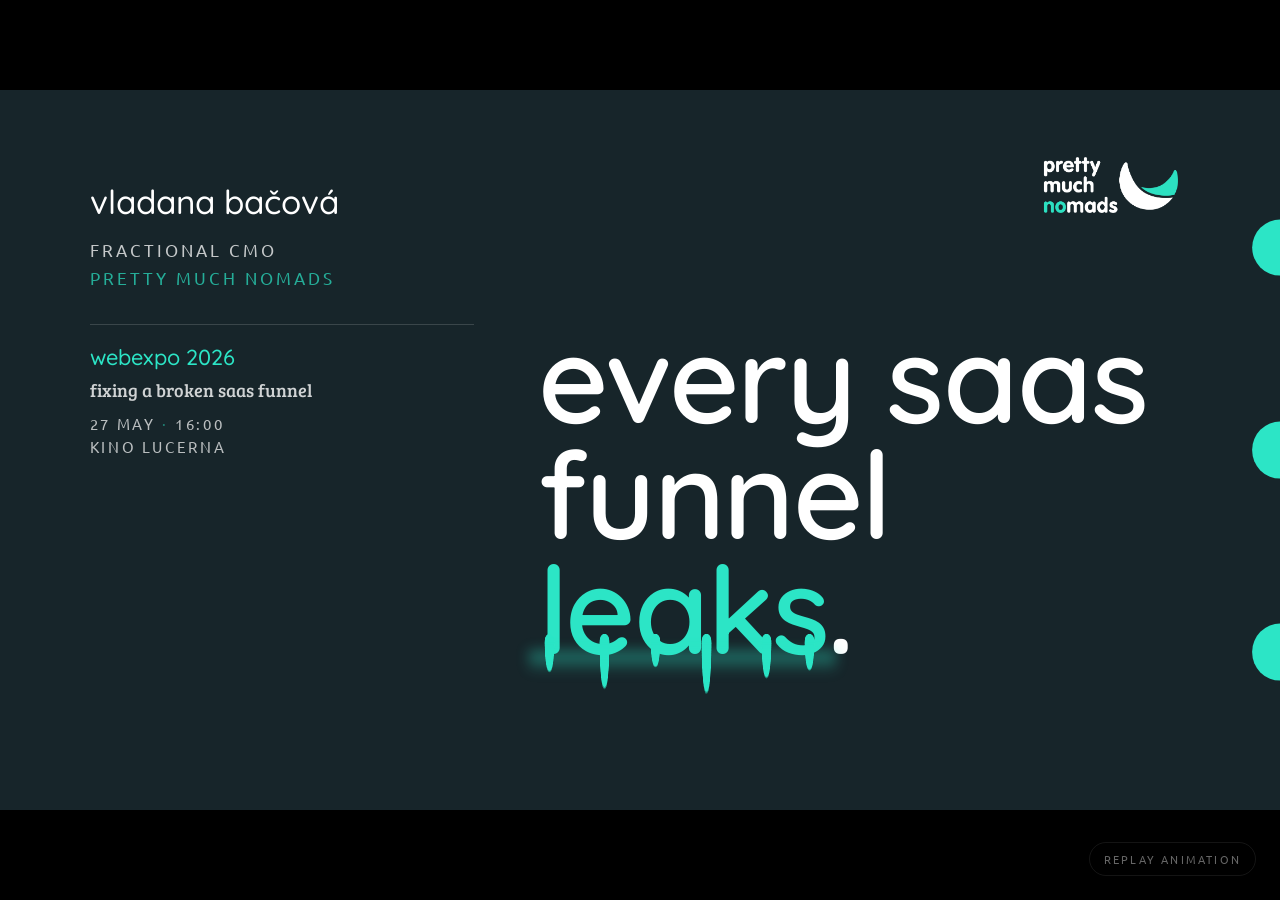
<file: title-preview.html>
<!DOCTYPE html>
<html lang="en">
<head>
  <meta charset="UTF-8">
  <meta name="viewport" content="width=device-width, initial-scale=1.0">
  <title>Title slide preview — WebExpo 2026</title>

  <link rel="preconnect" href="https://fonts.googleapis.com">
  <link rel="preconnect" href="https://fonts.gstatic.com" crossorigin>
  <link href="https://fonts.googleapis.com/css2?family=Quicksand:wght@400;500;600;700&family=Ubuntu:wght@400;500;700&family=Bree+Serif&display=swap" rel="stylesheet">

  <style>
    :root {
      --turquoise: #2CE5C6;
      --dark-teal: #17252A;
      --white: #FFFFFF;
      --font-display: 'Quicksand', system-ui, sans-serif;
      --font-body: 'Ubuntu', system-ui, sans-serif;
      --font-accent: 'Bree Serif', Georgia, serif;
    }

    * { box-sizing: border-box; margin: 0; padding: 0; }

    html, body {
      height: 100%;
      background: #000;
      overflow: hidden;
      font-family: var(--font-body);
      -webkit-font-smoothing: antialiased;
    }

    .stage {
      position: fixed;
      inset: 0;
      display: flex;
      align-items: center;
      justify-content: center;
    }

    .deck {
      position: relative;
      width: min(100vw, calc(100vh * 16 / 9));
      height: min(100vh, calc(100vw * 9 / 16));
      background: var(--dark-teal);
      overflow: hidden;
      container-type: inline-size;
    }

    .title {
      position: absolute;
      inset: 0;
    }

    /* ── Speaker card (top-left) ───────────────────────── */

    .speaker {
      position: absolute;
      top: 7cqw;
      left: 7cqw;
      width: 30cqw;
      display: flex;
      flex-direction: column;
      gap: 1.6cqw;
      opacity: 0;
      animation: softRise 0.9s 3.4s forwards ease-out;
    }

    @keyframes softRise {
      from { opacity: 0; transform: translateY(0.6cqw); }
      to   { opacity: 1; transform: translateY(0); }
    }

    .speaker__name {
      font-family: var(--font-display);
      font-size: 2.6cqw;
      font-weight: 500;
      color: var(--white);
      text-transform: lowercase;
      line-height: 1;
      margin-top: 0.4cqw;
    }

    .speaker__role {
      font-family: var(--font-body);
      font-size: 1.3cqw;
      letter-spacing: 0.18em;
      text-transform: uppercase;
      color: var(--white);
      opacity: 0.75;
      line-height: 1.5;
      display: flex;
      flex-direction: column;
      gap: 0.2cqw;
    }

    .speaker__role .line {
      display: block;
      white-space: nowrap;
    }

    .speaker__role .line--firm {
      color: var(--turquoise);
      opacity: 0.95;
    }

    .speaker__event {
      margin-top: 1cqw;
      padding-top: 1.4cqw;
      border-top: 1px solid rgba(255, 255, 255, 0.15);
      display: flex;
      flex-direction: column;
      gap: 0.4cqw;
    }

    .speaker__event-title {
      font-family: var(--font-display);
      font-size: 1.7cqw;
      font-weight: 500;
      color: var(--turquoise);
      text-transform: lowercase;
    }

    .speaker__event-talk {
      font-family: var(--font-accent);
      font-size: 1.4cqw;
      color: var(--white);
      opacity: 0.8;
      margin-top: 0.3cqw;
      margin-bottom: 0.5cqw;
      line-height: 1.3;
      max-width: 100%;
    }

    .speaker__event-meta {
      font-family: var(--font-body);
      font-size: 1.15cqw;
      letter-spacing: 0.18em;
      text-transform: uppercase;
      color: var(--white);
      opacity: 0.7;
      display: flex;
      flex-direction: column;
      gap: 0.3cqw;
    }

    .speaker__event-meta .line {
      display: block;
      white-space: nowrap;
    }

    .speaker__event-meta .sep {
      color: var(--turquoise);
      margin: 0 0.5cqw;
      opacity: 0.7;
    }

    /* ── PMN logo (top-right, bigger) ──────────────────── */

    .logo {
      position: absolute;
      right: 8cqw;
      top: 5cqw;
      height: 5cqw;
      width: auto;
      opacity: 0;
      animation: softRise 0.9s 3.6s forwards ease-out;
    }

    /* ── Hook (right side) ─────────────────────────────── */

    .hook {
      position: absolute;
      top: 18cqw;
      left: 42cqw;
      right: 8cqw;
      font-family: var(--font-display);
      font-weight: 600;
      font-size: 9.5cqw;
      line-height: 0.95;
      letter-spacing: -0.02em;
      color: var(--white);
      text-transform: lowercase;
      margin: 0;
    }

    .hook .line {
      display: block;
      opacity: 0;
      filter: blur(1.2cqw);
      transform: translateY(0.4cqw);
      animation: focusIn 0.85s forwards cubic-bezier(0.16, 1, 0.3, 1);
    }
    .hook .line--1 { animation-delay: 0.5s; }
    .hook .line--2 { animation-delay: 1.4s; }

    @keyframes focusIn {
      to { opacity: 1; filter: blur(0); transform: translateY(0); }
    }

    /* ── "leaks" — actual liquid leaking ───────────────── */

    .leaks {
      position: relative;
      display: inline-block;
      color: var(--turquoise);
    }

    /* Goo container — wraps streams + drops so they blend like liquid */
    .liquid {
      position: absolute;
      left: -2%;
      right: -2%;
      top: 70%;
      height: 28cqw;
      pointer-events: none;
      filter: url(#goo);
    }

    /* A "wet stream" is a vertical drip trail under one letter.
       It grows down from the letter, then stays visible — like a wet streak. */
    .stream {
      position: absolute;
      left: var(--x);
      top: 0;
      width: 0.7cqw;
      height: 0;
      margin-left: -0.35cqw;
      background: var(--turquoise);
      border-radius: 0 0 50% 50% / 0 0 100% 100%;
      animation: streamGrow 1.2s 2.0s forwards cubic-bezier(0.5, 0, 0.5, 1);
    }

    @keyframes streamGrow {
      0%   { height: 0; }
      100% { height: var(--h); }
    }

    /* Drops detach from bottom of stream and fall.
       Each drop loops continuously with its own delay+duration. */
    .drop {
      position: absolute;
      left: var(--x);
      top: var(--from);
      width: 1.4cqw;
      height: 1.4cqw;
      margin-left: -0.7cqw;
      background: var(--turquoise);
      border-radius: 50%;
      opacity: 0;
      animation: dropFall var(--dur) var(--d) infinite cubic-bezier(0.5, 0, 0.7, 0.4);
      animation-delay: calc(3.0s + var(--d));
    }

    @keyframes dropFall {
      0%   { transform: translateY(-0.6cqw) scale(0.4); opacity: 0; }
      8%   { transform: translateY(0) scale(1.05); opacity: 1; }     /* drop forms at trail tip */
      14%  { transform: translateY(0.4cqw) scale(1); opacity: 1; }   /* hangs briefly */
      18%  { transform: translateY(0.8cqw) scale(0.95); opacity: 1; }/* detaches */
      80%  { transform: translateY(20cqw) scale(0.7); opacity: 0.6; }
      100% { transform: translateY(24cqw) scale(0.4); opacity: 0; }
    }

    /* Wet shadow under "leaks" — makes it look damp */
    .leaks::after {
      content: '';
      position: absolute;
      left: -3%;
      right: -3%;
      bottom: -0.05em;
      height: 0.18em;
      background: linear-gradient(180deg, var(--turquoise), transparent);
      filter: blur(0.5cqw);
      opacity: 0;
      animation: wetOn 0.6s 1.9s forwards ease-out;
    }

    @keyframes wetOn {
      to { opacity: 0.5; }
    }

    /* ── Talk title (below hook) ───────────────────────── */

    /* ── Half-dots ─────────────────────────────────────── */

    .half-dots {
      position: absolute;
      right: 0;
      top: 50%;
      transform: translateY(-50%);
      height: 36cqw;
      width: 4.4cqw;
      pointer-events: none;
      display: flex;
      flex-direction: column;
      justify-content: space-between;
    }

    .half-dots .dot {
      width: 4.4cqw;
      height: 4.4cqw;
      background: var(--turquoise);
      border-radius: 50%;
      transform: translateX(50%) translateY(-1cqw);
      opacity: 0;
    }

    .half-dots .dot--1 { animation: dotDrop 0.7s 2.4s forwards cubic-bezier(0.34, 1.56, 0.64, 1); }
    .half-dots .dot--2 { animation: dotDrop 0.7s 2.6s forwards cubic-bezier(0.34, 1.56, 0.64, 1); }
    .half-dots .dot--3 { animation: dotDrop 0.7s 2.8s forwards cubic-bezier(0.34, 1.56, 0.64, 1); }

    @keyframes dotDrop {
      to { transform: translateX(50%) translateY(0); opacity: 1; }
    }

    /* Replay control */
    .replay {
      position: fixed;
      bottom: 24px;
      right: 24px;
      font-family: var(--font-body);
      font-size: 11px;
      letter-spacing: 0.2em;
      text-transform: uppercase;
      color: var(--white);
      opacity: 0.4;
      background: transparent;
      border: 1px solid rgba(255,255,255,0.2);
      padding: 8px 14px;
      border-radius: 999px;
      cursor: pointer;
      z-index: 100;
    }
    .replay:hover { opacity: 0.85; border-color: var(--turquoise); }
  </style>
</head>
<body>

  <!-- Goo filter — melts streams + drops into one liquid -->
  <svg width="0" height="0" style="position: absolute;">
    <defs>
      <filter id="goo">
        <feGaussianBlur in="SourceGraphic" stdDeviation="5" result="blur"/>
        <feColorMatrix in="blur" mode="matrix"
                       values="1 0 0 0 0
                               0 1 0 0 0
                               0 0 1 0 0
                               0 0 0 24 -10" result="goo"/>
        <feComposite in="SourceGraphic" in2="goo" operator="atop"/>
      </filter>
    </defs>
  </svg>

  <div class="stage">
    <div class="deck">
      <section class="title" id="titleSlide">

        <!-- Speaker card on the left -->
        <div class="speaker">
          <div class="speaker__name">vladana bačová</div>
          <div class="speaker__role">
            <span class="line">fractional cmo</span>
            <span class="line line--firm">pretty much nomads</span>
          </div>
          <div class="speaker__event">
            <div class="speaker__event-title">webexpo 2026</div>
            <div class="speaker__event-talk">fixing a broken saas funnel</div>
            <div class="speaker__event-meta">
              <span class="line">27 may<span class="sep">·</span>16:00</span>
              <span class="line">kino lucerna</span>
            </div>
          </div>
        </div>

        <img class="logo" src="../assets/png/PMN_v2.png" alt="Pretty Much Nomads">

        <h1 class="hook">
          <span class="line line--1">every saas funnel</span>
          <span class="line line--2">
            <span class="leaks">leaks<span class="liquid" aria-hidden="true">
              <span class="stream" style="--x:  6%; --h: 4cqw"></span>
              <span class="stream" style="--x: 24%; --h: 5.5cqw"></span>
              <span class="stream" style="--x: 41%; --h: 3.5cqw"></span>
              <span class="stream" style="--x: 58%; --h: 6cqw"></span>
              <span class="stream" style="--x: 78%; --h: 4.5cqw"></span>
              <span class="stream" style="--x: 92%; --h: 3.8cqw"></span>

              <span class="drop" style="--x:  6%; --from: 4cqw;   --dur: 2.6s; --d: 0.0s"></span>
              <span class="drop" style="--x:  6%; --from: 4cqw;   --dur: 2.6s; --d: 1.3s"></span>
              <span class="drop" style="--x: 24%; --from: 5.5cqw; --dur: 3.2s; --d: 0.5s"></span>
              <span class="drop" style="--x: 24%; --from: 5.5cqw; --dur: 3.2s; --d: 2.1s"></span>
              <span class="drop" style="--x: 41%; --from: 3.5cqw; --dur: 2.4s; --d: 0.9s"></span>
              <span class="drop" style="--x: 58%; --from: 6cqw;   --dur: 3.6s; --d: 0.2s"></span>
              <span class="drop" style="--x: 58%; --from: 6cqw;   --dur: 3.6s; --d: 2.0s"></span>
              <span class="drop" style="--x: 78%; --from: 4.5cqw; --dur: 2.8s; --d: 1.5s"></span>
              <span class="drop" style="--x: 92%; --from: 3.8cqw; --dur: 3.0s; --d: 0.7s"></span>
            </span></span>.
          </span>
        </h1>

        <div class="half-dots" aria-hidden="true">
          <span class="dot dot--1"></span>
          <span class="dot dot--2"></span>
          <span class="dot dot--3"></span>
        </div>

      </section>
    </div>
  </div>

  <button class="replay" id="replay">replay animation</button>

  <script>
    function bindReplay() {
      document.getElementById('replay').addEventListener('click', () => {
        const slide = document.getElementById('titleSlide');
        const clone = slide.cloneNode(true);
        slide.parentNode.replaceChild(clone, slide);
        clone.id = 'titleSlide';
        bindReplay();
      });
    }
    bindReplay();
  </script>

</body>
</html>
</file>
